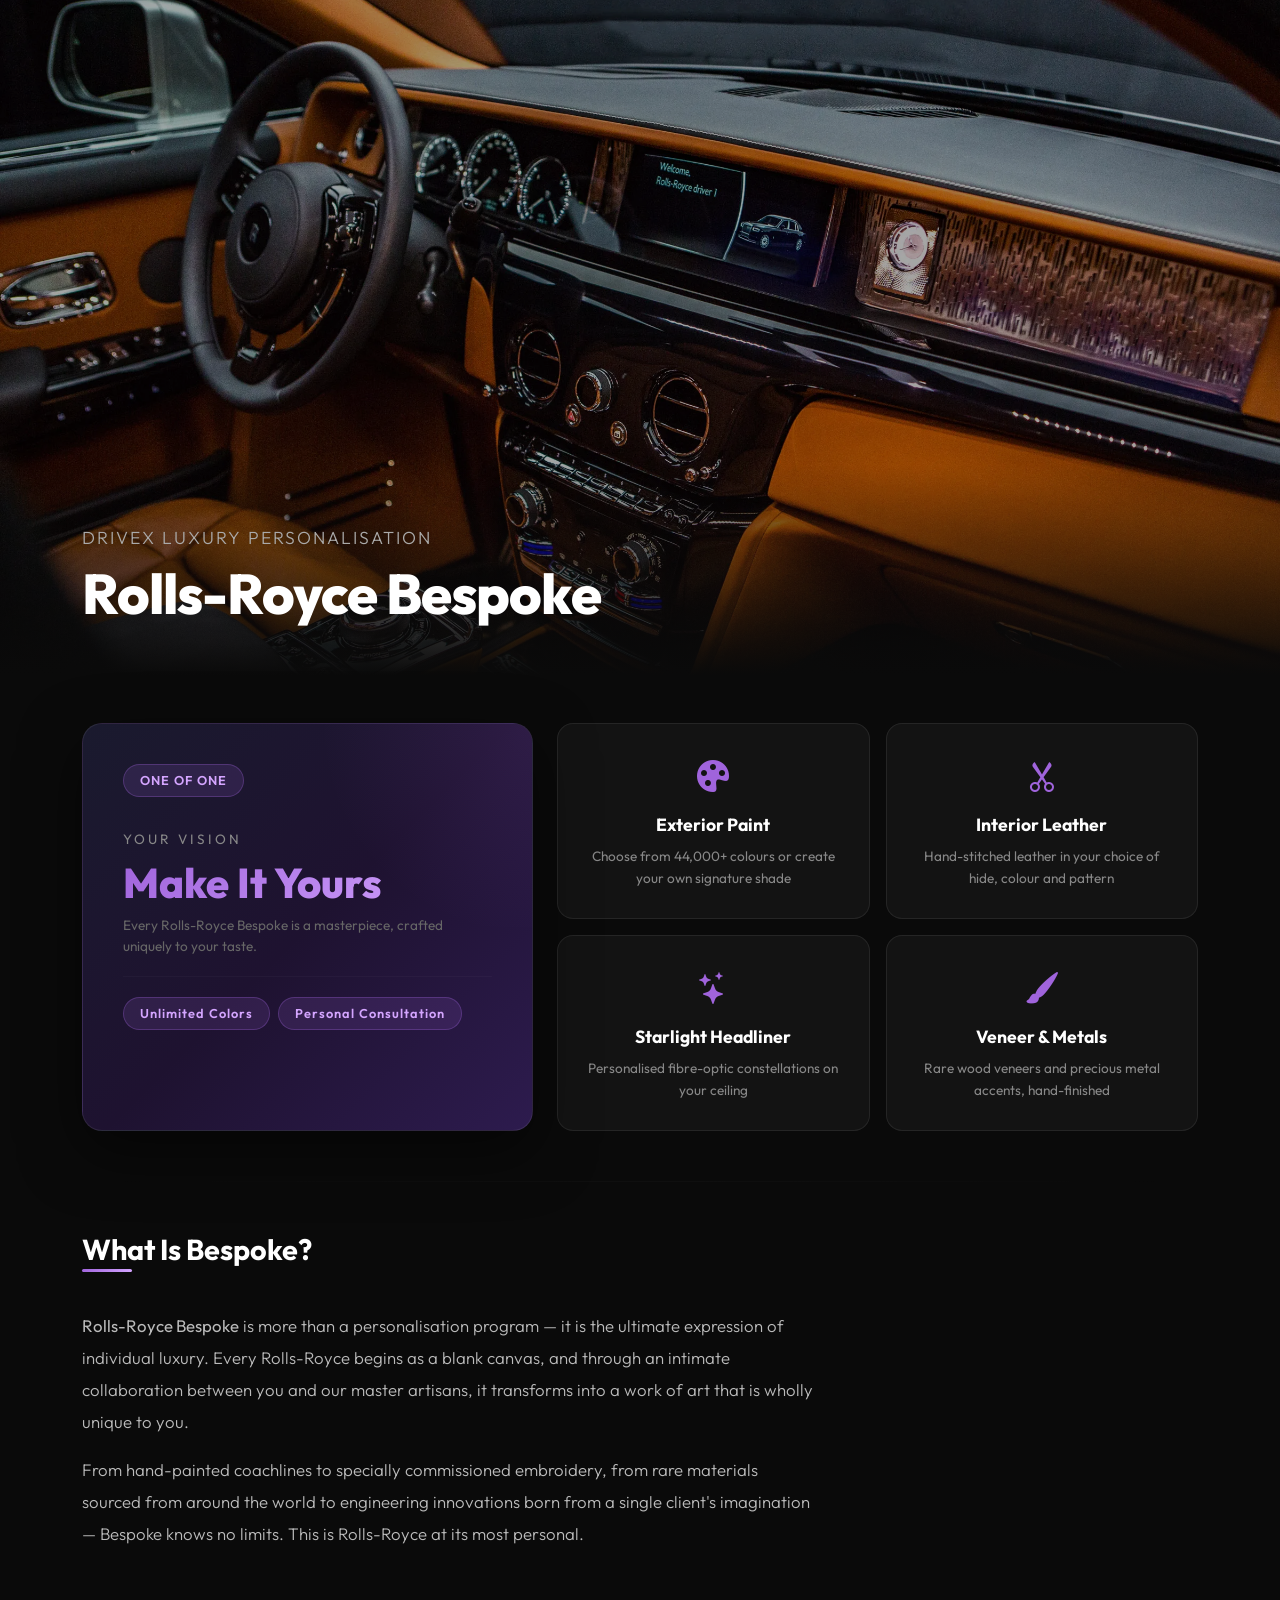
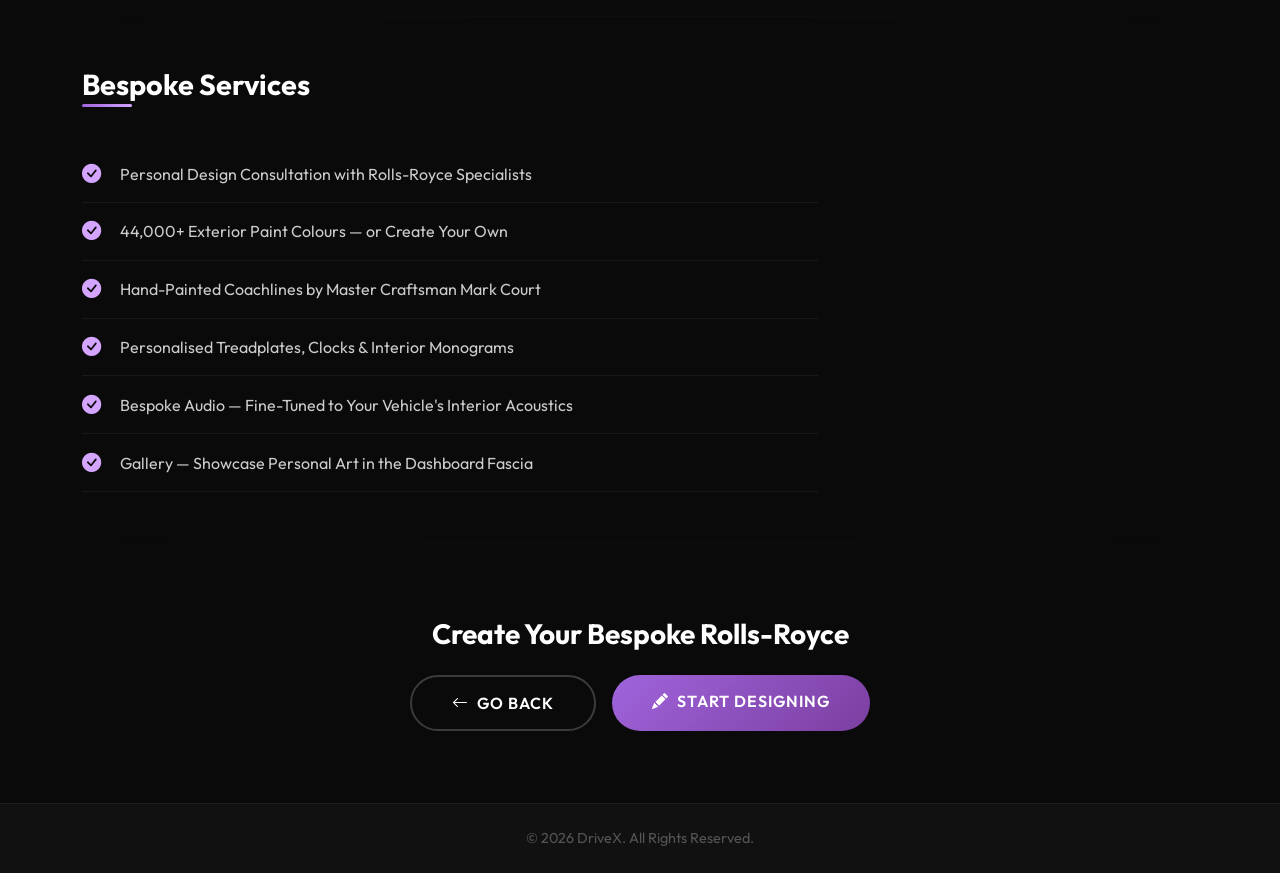
<file: bespoke.html>
<!doctype html>
<html lang="en">

<head>
    <meta charset="utf-8">
    <meta name="viewport" content="width=device-width, initial-scale=1">
    <title>Discover Bespoke - DriveX</title>
    <meta name="description" content="Explore Rolls-Royce Bespoke — collaborate with master craftspeople and designers to create a Rolls-Royce wholly unique to you.">
    <link href="https://cdn.jsdelivr.net/npm/bootstrap@5.3.8/dist/css/bootstrap.min.css" rel="stylesheet">
    <link rel="stylesheet" href="https://cdn.jsdelivr.net/npm/bootstrap-icons@1.13.1/font/bootstrap-icons.min.css">
    <link href="https://fonts.googleapis.com/css2?family=Outfit:wght@300;400;500;600;700;800&display=swap" rel="stylesheet">
    <style>
        * { margin: 0; padding: 0; box-sizing: border-box; }
        body { font-family: 'Outfit', sans-serif; background: #0a0a0a; color: #fff; }

        .car-hero {
            position: relative;
            width: 100%;
            height: 75vh;
            overflow: hidden;
        }
        .car-hero img {
            width: 100%;
            height: 100%;
            object-fit: cover;
            filter: brightness(0.65);
        }
        .car-hero-overlay {
            position: absolute;
            bottom: 0;
            left: 0;
            right: 0;
            padding: 60px 40px 40px;
            background: linear-gradient(to top, #0a0a0a 0%, transparent 100%);
        }
        .car-hero-overlay h1 {
            font-size: 3.5rem;
            font-weight: 800;
            letter-spacing: -1px;
        }
        .car-hero-overlay .tagline {
            font-size: 1.1rem;
            color: #aaa;
            font-weight: 300;
            letter-spacing: 2px;
            text-transform: uppercase;
        }

        .highlight-section {
            background: linear-gradient(135deg, #1a1a2e 0%, #1e1230 50%, #2d1b4e 100%);
            border-radius: 20px;
            padding: 40px;
            border: 1px solid rgba(255,255,255,0.08);
            box-shadow: 0 20px 60px rgba(0,0,0,0.5);
            position: relative;
            overflow: hidden;
        }
        .highlight-section::before {
            content: '';
            position: absolute;
            top: -50%;
            right: -50%;
            width: 100%;
            height: 100%;
            background: radial-gradient(circle, rgba(160,100,220,0.12) 0%, transparent 70%);
            pointer-events: none;
        }
        .highlight-label {
            font-size: 0.85rem;
            text-transform: uppercase;
            letter-spacing: 3px;
            color: #888;
            margin-bottom: 8px;
        }
        .highlight-value {
            font-size: 2.6rem;
            font-weight: 800;
            background: linear-gradient(135deg, #a064dc, #d4a5ff);
            -webkit-background-clip: text;
            -webkit-text-fill-color: transparent;
            background-clip: text;
        }
        .highlight-note {
            color: #666;
            font-size: 0.85rem;
            margin-top: 5px;
        }
        .highlight-badge {
            display: inline-block;
            background: rgba(160,100,220,0.15);
            color: #d4a5ff;
            padding: 6px 16px;
            border-radius: 30px;
            font-size: 0.8rem;
            font-weight: 600;
            letter-spacing: 1px;
            border: 1px solid rgba(160,100,220,0.3);
        }

        .bespoke-card {
            background: rgba(255,255,255,0.04);
            border: 1px solid rgba(255,255,255,0.08);
            border-radius: 16px;
            padding: 28px 24px;
            text-align: center;
            transition: all 0.3s ease;
        }
        .bespoke-card:hover {
            background: rgba(255,255,255,0.08);
            border-color: rgba(160,100,220,0.3);
            transform: translateY(-4px);
        }
        .bespoke-icon {
            font-size: 2rem;
            color: #a064dc;
            margin-bottom: 12px;
        }
        .bespoke-title {
            font-size: 1.1rem;
            font-weight: 700;
            margin-bottom: 8px;
        }
        .bespoke-desc {
            font-size: 0.85rem;
            color: #888;
            line-height: 1.6;
        }

        .section-title {
            font-size: 1.8rem;
            font-weight: 700;
            margin-bottom: 20px;
            position: relative;
            display: inline-block;
        }
        .section-title::after {
            content: '';
            position: absolute;
            bottom: -6px;
            left: 0;
            width: 50px;
            height: 3px;
            background: linear-gradient(135deg, #a064dc, #d4a5ff);
            border-radius: 2px;
        }
        .desc-text {
            color: #bbb;
            font-size: 1.05rem;
            line-height: 1.9;
            font-weight: 300;
        }

        .feature-item {
            display: flex;
            align-items: center;
            gap: 14px;
            padding: 14px 0;
            border-bottom: 1px solid rgba(255,255,255,0.06);
        }
        .feature-item i {
            color: #d4a5ff;
            font-size: 1.2rem;
            min-width: 24px;
        }
        .feature-item span {
            color: #ccc;
            font-size: 1rem;
        }

        .btn-primary-custom {
            background: linear-gradient(135deg, #a064dc, #7b3fa0);
            border: none;
            padding: 14px 40px;
            border-radius: 50px;
            font-weight: 600;
            font-size: 1rem;
            letter-spacing: 1px;
            transition: all 0.3s ease;
            text-decoration: none;
            color: #fff;
            display: inline-block;
        }
        .btn-primary-custom:hover {
            transform: translateY(-2px);
            box-shadow: 0 10px 30px rgba(160,100,220,0.4);
            color: #fff;
        }
        .btn-outline-custom {
            background: transparent;
            border: 2px solid rgba(255,255,255,0.2);
            padding: 14px 40px;
            border-radius: 50px;
            font-weight: 600;
            font-size: 1rem;
            letter-spacing: 1px;
            transition: all 0.3s ease;
            text-decoration: none;
            color: #fff;
            display: inline-block;
        }
        .btn-outline-custom:hover {
            border-color: #a064dc;
            color: #d4a5ff;
            transform: translateY(-2px);
        }

        .section-divider {
            border: none;
            height: 1px;
            background: linear-gradient(to right, transparent, rgba(255,255,255,0.1), transparent);
            margin: 50px 0;
        }

        .fade-up {
            opacity: 0;
            transform: translateY(30px);
            animation: fadeUp 0.8s ease forwards;
        }
        @keyframes fadeUp {
            to { opacity: 1; transform: translateY(0); }
        }
        .fade-up:nth-child(2) { animation-delay: 0.15s; }
        .fade-up:nth-child(3) { animation-delay: 0.3s; }
        .fade-up:nth-child(4) { animation-delay: 0.45s; }
    </style>
</head>

<body>

    <!-- Hero Banner -->
    <div class="car-hero">
        <img src="interior photo.webp" alt="Rolls-Royce Bespoke Interior">
        <div class="car-hero-overlay">
            <div class="container">
                <p class="tagline mb-2">DriveX Luxury Personalisation</p>
                <h1>Rolls-Royce Bespoke</h1>
            </div>
        </div>
    </div>

    <!-- Main Content -->
    <div class="container py-5">

        <!-- Highlight + Bespoke Options -->
        <div class="row g-4 mb-5 fade-up">
            <div class="col-lg-5">
                <div class="highlight-section h-100">
                    <span class="highlight-badge mb-3">ONE OF ONE</span>
                    <p class="highlight-label mt-3">Your Vision</p>
                    <h2 class="highlight-value">Make It Yours</h2>
                    <p class="highlight-note">Every Rolls-Royce Bespoke is a masterpiece, crafted uniquely to your taste.</p>
                    <hr style="border-color: rgba(255,255,255,0.1); margin: 20px 0;">
                    <div class="d-flex gap-2 flex-wrap">
                        <span class="highlight-badge">Unlimited Colors</span>
                        <span class="highlight-badge">Personal Consultation</span>
                    </div>
                </div>
            </div>
            <div class="col-lg-7">
                <div class="row g-3 h-100">
                    <div class="col-6">
                        <div class="bespoke-card h-100">
                            <div class="bespoke-icon"><i class="bi bi-palette-fill"></i></div>
                            <div class="bespoke-title">Exterior Paint</div>
                            <div class="bespoke-desc">Choose from 44,000+ colours or create your own signature shade</div>
                        </div>
                    </div>
                    <div class="col-6">
                        <div class="bespoke-card h-100">
                            <div class="bespoke-icon"><i class="bi bi-scissors"></i></div>
                            <div class="bespoke-title">Interior Leather</div>
                            <div class="bespoke-desc">Hand-stitched leather in your choice of hide, colour and pattern</div>
                        </div>
                    </div>
                    <div class="col-6">
                        <div class="bespoke-card h-100">
                            <div class="bespoke-icon"><i class="bi bi-stars"></i></div>
                            <div class="bespoke-title">Starlight Headliner</div>
                            <div class="bespoke-desc">Personalised fibre-optic constellations on your ceiling</div>
                        </div>
                    </div>
                    <div class="col-6">
                        <div class="bespoke-card h-100">
                            <div class="bespoke-icon"><i class="bi bi-brush-fill"></i></div>
                            <div class="bespoke-title">Veneer & Metals</div>
                            <div class="bespoke-desc">Rare wood veneers and precious metal accents, hand-finished</div>
                        </div>
                    </div>
                </div>
            </div>
        </div>

        <hr class="section-divider">

        <!-- Description -->
        <div class="row fade-up">
            <div class="col-lg-8">
                <h2 class="section-title">What Is Bespoke?</h2>
                <p class="desc-text mt-4">
                    <strong>Rolls-Royce Bespoke</strong> is more than a personalisation program — it is the ultimate 
                    expression of individual luxury. Every Rolls-Royce begins as a blank canvas, and through an 
                    intimate collaboration between you and our master artisans, it transforms into a work of art 
                    that is wholly unique to you.
                </p>
                <p class="desc-text">
                    From hand-painted coachlines to specially commissioned embroidery, from rare materials sourced 
                    from around the world to engineering innovations born from a single client's imagination — Bespoke 
                    knows no limits. This is Rolls-Royce at its most personal.
                </p>
            </div>
        </div>

        <hr class="section-divider">

        <!-- Features -->
        <div class="row fade-up">
            <div class="col-lg-8">
                <h2 class="section-title">Bespoke Services</h2>
                <div class="mt-4">
                    <div class="feature-item">
                        <i class="bi bi-check-circle-fill"></i>
                        <span>Personal Design Consultation with Rolls-Royce Specialists</span>
                    </div>
                    <div class="feature-item">
                        <i class="bi bi-check-circle-fill"></i>
                        <span>44,000+ Exterior Paint Colours — or Create Your Own</span>
                    </div>
                    <div class="feature-item">
                        <i class="bi bi-check-circle-fill"></i>
                        <span>Hand-Painted Coachlines by Master Craftsman Mark Court</span>
                    </div>
                    <div class="feature-item">
                        <i class="bi bi-check-circle-fill"></i>
                        <span>Personalised Treadplates, Clocks & Interior Monograms</span>
                    </div>
                    <div class="feature-item">
                        <i class="bi bi-check-circle-fill"></i>
                        <span>Bespoke Audio — Fine-Tuned to Your Vehicle's Interior Acoustics</span>
                    </div>
                    <div class="feature-item">
                        <i class="bi bi-check-circle-fill"></i>
                        <span>Gallery — Showcase Personal Art in the Dashboard Fascia</span>
                    </div>
                </div>
            </div>
        </div>

        <hr class="section-divider">

        <!-- CTA -->
        <div class="text-center fade-up py-4">
            <h3 class="mb-4" style="font-weight: 700;">Create Your Bespoke Rolls-Royce</h3>
            <div class="d-flex justify-content-center gap-3 flex-wrap">
                <a href="index.html" class="btn-outline-custom">
                    <i class="bi bi-arrow-left me-2"></i>GO BACK
                </a>
                <a href="index.html#contact" class="btn-primary-custom">
                    <i class="bi bi-pencil-fill me-2"></i>START DESIGNING
                </a>
            </div>
        </div>

    </div>

    <!-- Footer -->
    <div class="container-fluid" style="background: #111; border-top: 1px solid rgba(255,255,255,0.06);">
        <div class="container text-center py-4">
            <p style="color: #555; margin: 0; font-size: 0.9rem;">© 2026 DriveX. All Rights Reserved.</p>
        </div>
    </div>

    <script src="https://cdn.jsdelivr.net/npm/bootstrap@5.3.8/dist/js/bootstrap.bundle.min.js"></script>
</body>

</html>
</file>
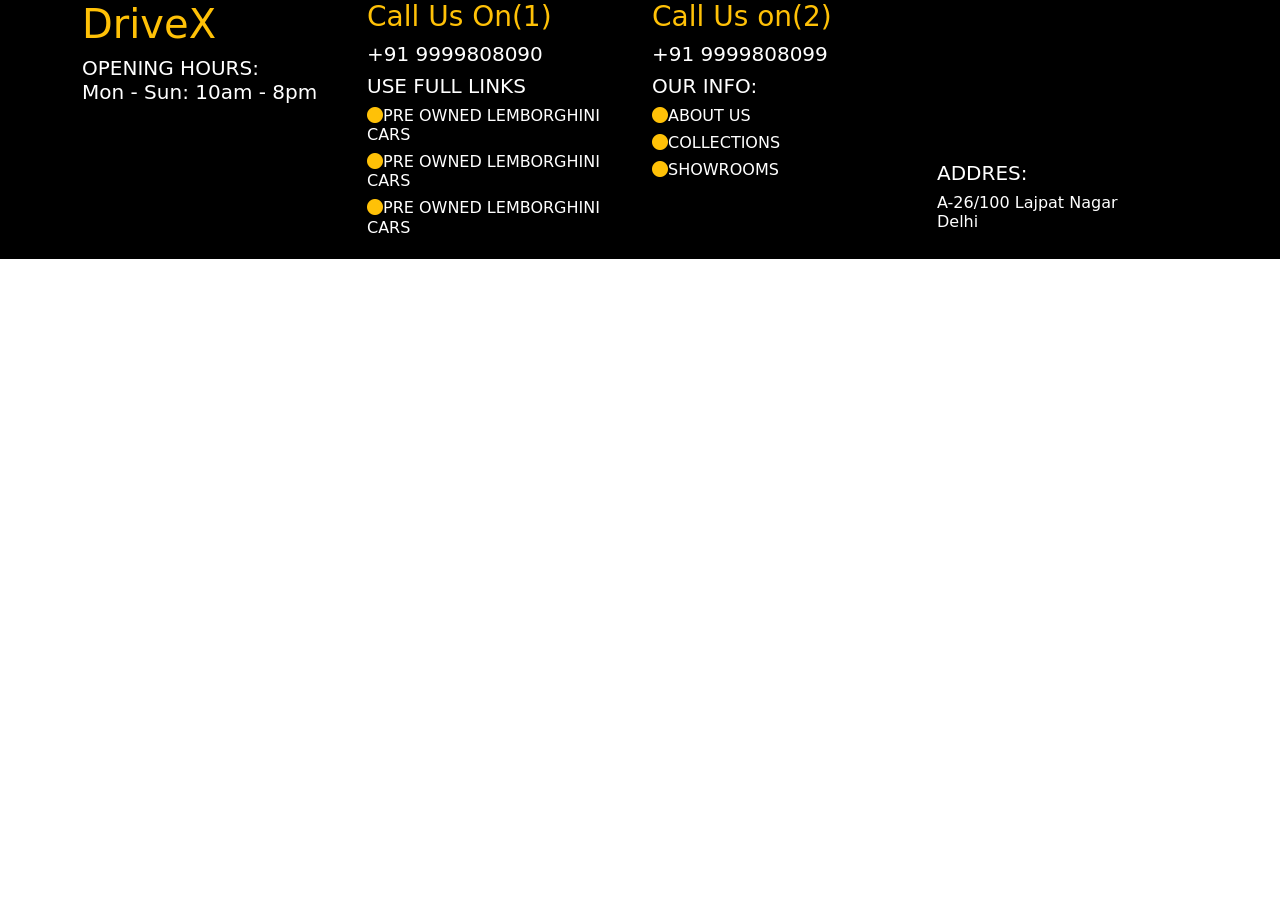
<file: footer.html>
<!doctype html>
<html lang="en">

<head>
    <meta charset="utf-8">
    <meta name="viewport" content="width=device-width, initial-scale=1">
    <title>Bootstrap demo</title>
    <link rel="stylesheet" href="https://cdn.jsdelivr.net/npm/bootstrap-icons@1.13.1/font/bootstrap-icons.min.css">
    <link href="https://cdn.jsdelivr.net/npm/bootstrap@5.3.8/dist/css/bootstrap.min.css" rel="stylesheet"
        integrity="sha384-sRIl4kxILFvY47J16cr9ZwB07vP4J8+LH7qKQnuqkuIAvNWLzeN8tE5YBujZqJLB" crossorigin="anonymous">
</head>

<body>
    <div class="container-fluid bg-black">
        <div class="container text-white">
            <div class="row">
                <div class="col-sm-3">
                    <h1 class="text-warning">DriveX</h1>
                    <h5>OPENING HOURS: <br> Mon - Sun: 10am - 8pm</h5>

                </div>
                <div class="col-sm-3">
                    <h3 class="text-warning">Call Us On(1)</h3>
                    <h5>+91 9999808090</h5>
                    <h5>USE FULL LINKS</h5>
                    <h6><i class="bi bi-circle-fill text-warning"></i>PRE OWNED LEMBORGHINI CARS </h6>
                    <h6><i class="bi bi-circle-fill text-warning"></i>PRE OWNED LEMBORGHINI CARS </h6>
                    <h6><i class="bi bi-circle-fill text-warning"></i>PRE OWNED LEMBORGHINI CARS </h6>


                </div>
                <div class="col-sm-3">
                    <h3 class="text-warning">Call Us on(2)</h3>
                    <h5>+91 9999808099</h5>
                    <h5>OUR INFO:</h5>
                    <h6><i class="bi bi-circle-fill text-warning"></i>ABOUT US</h6>
                    <h6><i class="bi bi-circle-fill text-warning"></i>COLLECTIONS</h6>
                    <h6><i class="bi bi-circle-fill text-warning"></i>SHOWROOMS</h6>

                </div> 
                <div class="col-sm-3">
                    <iframe class="w-75 h-50 mt-4" src="https://www.google.com/maps/embed?pb=!1m18!1m12!1m3!1d14016.120185182792!2d77.23290594096156!3d28.568860456379042!2m3!1f0!2f0!3f0!3m2!1i1024!2i768!4f13.1!3m3!1m2!1s0x390ce3ad801d293d%3A0x7f730966747ee8fc!2sLajpat%20Nagar%2C%20New%20Delhi%2C%20Delhi!5e0!3m2!1sen!2sin!4v1775233397269!5m2!1sen!2sin" width="600" height="450" style="border:0;" allowfullscreen="" loading="lazy" referrerpolicy="no-referrer-when-downgrade"></iframe>
                       <h5>ADDRES:</h5>
        <H6>A-26/100 Lajpat Nagar <br>Delhi</H6>
                </div>
            </div>
        </div>
    </div>



    <script src="https://cdn.jsdelivr.net/npm/bootstrap@5.3.8/dist/js/bootstrap.bundle.min.js"
        integrity="sha384-FKyoEForCGlyvwx9Hj09JcYn3nv7wiPVlz7YYwJrWVcXK/BmnVDxM+D2scQbITxI"
        crossorigin="anonymous"></script>
     
</body>

</html>
</file>
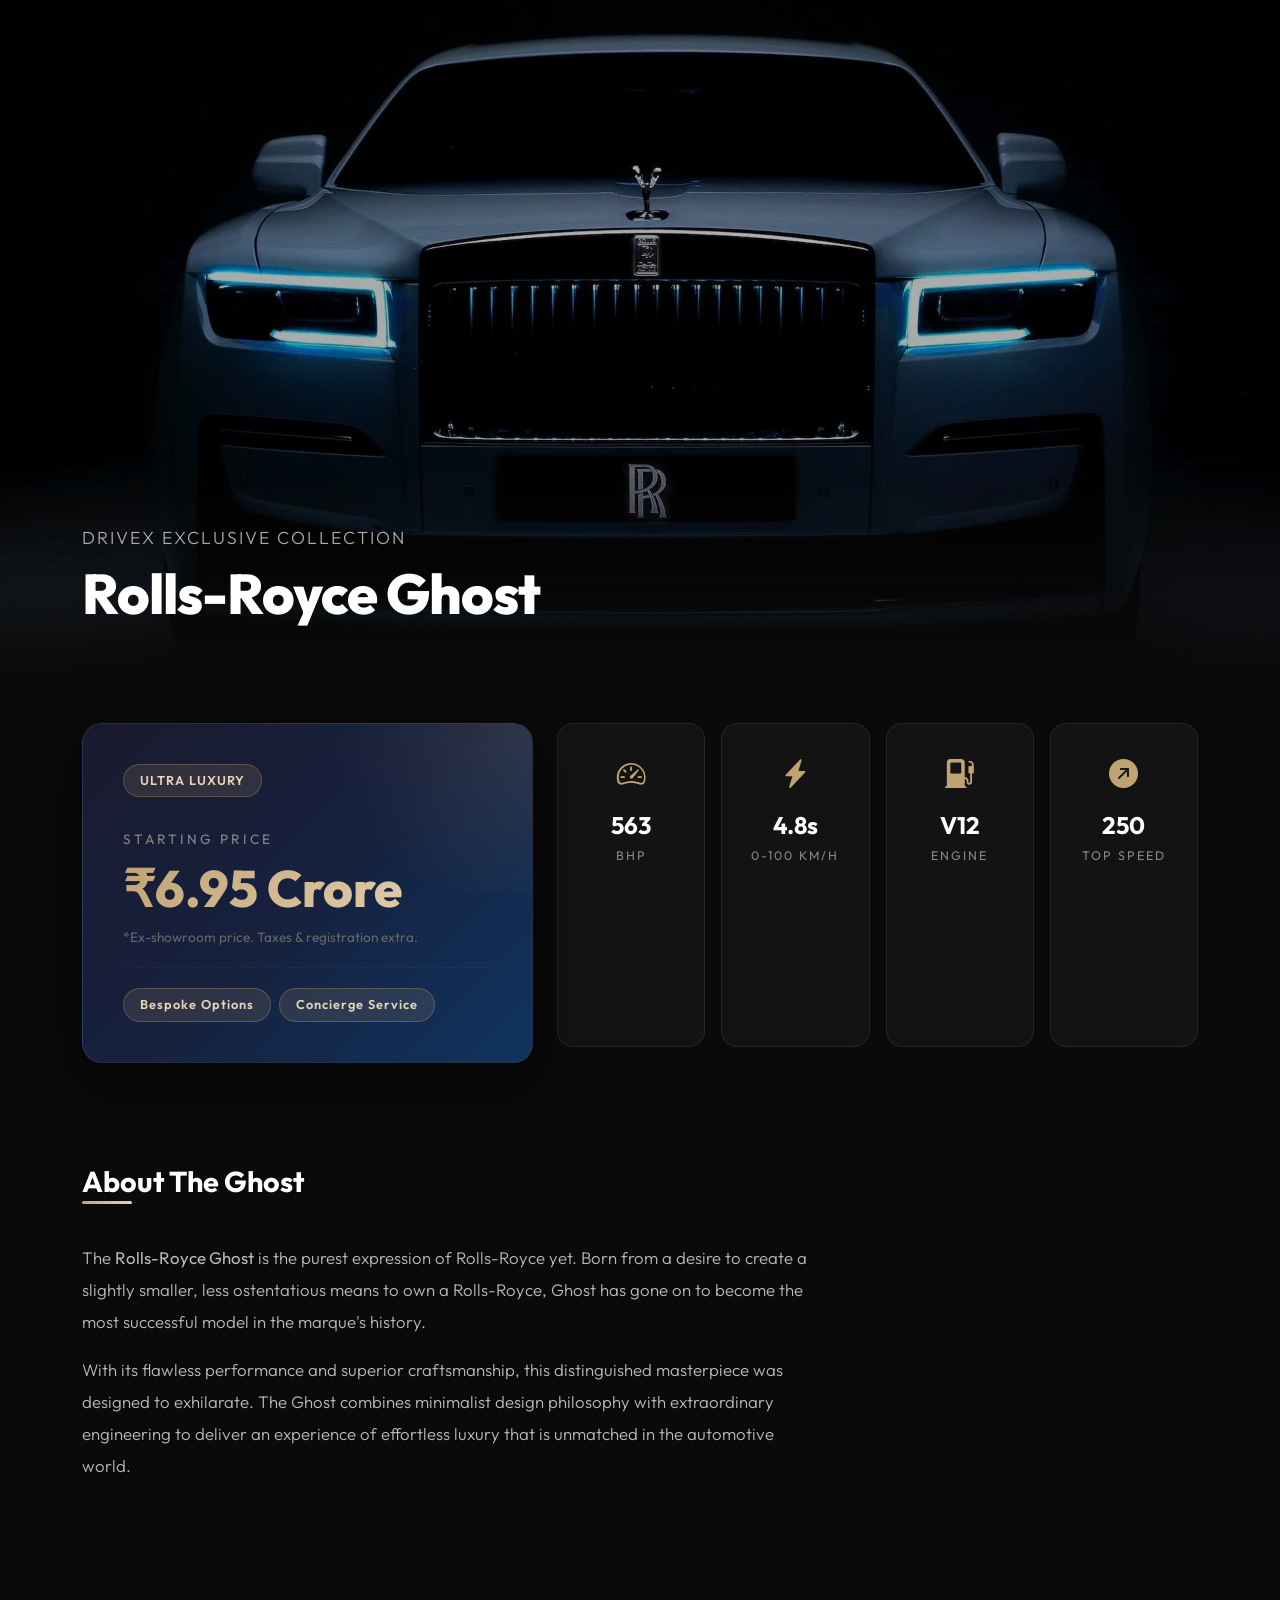
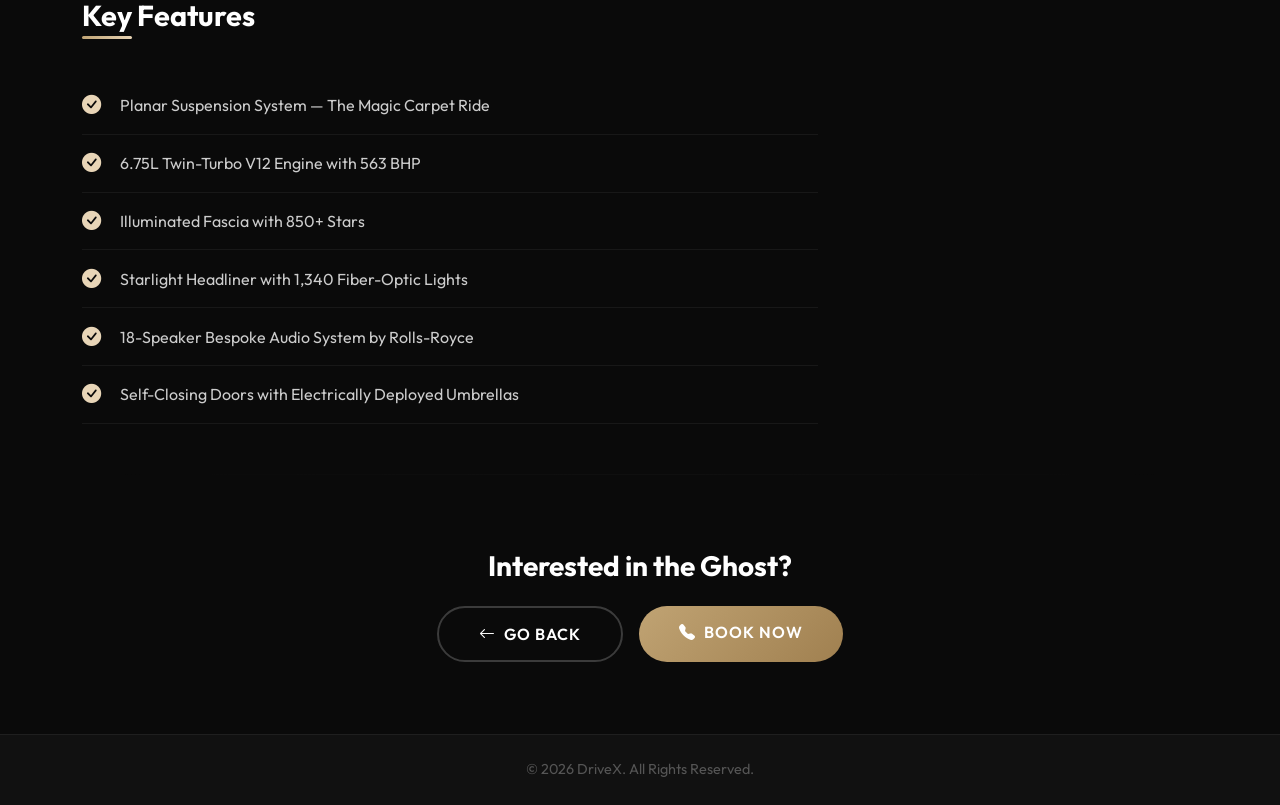
<file: ghost.html>
<!doctype html>
<html lang="en">

<head>
    <meta charset="utf-8">
    <meta name="viewport" content="width=device-width, initial-scale=1">
    <title>Discover Ghost - DriveX</title>
    <meta name="description" content="Explore the Rolls-Royce Ghost — a masterpiece of flawless performance and superior craftsmanship designed to exhilarate.">
    <link href="https://cdn.jsdelivr.net/npm/bootstrap@5.3.8/dist/css/bootstrap.min.css" rel="stylesheet">
    <link rel="stylesheet" href="https://cdn.jsdelivr.net/npm/bootstrap-icons@1.13.1/font/bootstrap-icons.min.css">
    <link href="https://fonts.googleapis.com/css2?family=Outfit:wght@300;400;500;600;700;800&display=swap" rel="stylesheet">
    <style>
        * { margin: 0; padding: 0; box-sizing: border-box; }
        body { font-family: 'Outfit', sans-serif; background: #0a0a0a; color: #fff; }

        .car-hero {
            position: relative;
            width: 100%;
            height: 75vh;
            overflow: hidden;
        }
        .car-hero img {
            width: 100%;
            height: 100%;
            object-fit: cover;
            filter: brightness(0.7);
        }
        .car-hero-overlay {
            position: absolute;
            bottom: 0;
            left: 0;
            right: 0;
            padding: 60px 40px 40px;
            background: linear-gradient(to top, #0a0a0a 0%, transparent 100%);
        }
        .car-hero-overlay h1 {
            font-size: 3.5rem;
            font-weight: 800;
            letter-spacing: -1px;
        }
        .car-hero-overlay .tagline {
            font-size: 1.1rem;
            color: #aaa;
            font-weight: 300;
            letter-spacing: 2px;
            text-transform: uppercase;
        }

        .price-section {
            background: linear-gradient(135deg, #1a1a2e 0%, #16213e 50%, #0f3460 100%);
            border-radius: 20px;
            padding: 40px;
            border: 1px solid rgba(255,255,255,0.08);
            box-shadow: 0 20px 60px rgba(0,0,0,0.5);
            position: relative;
            overflow: hidden;
        }
        .price-section::before {
            content: '';
            position: absolute;
            top: -50%;
            right: -50%;
            width: 100%;
            height: 100%;
            background: radial-gradient(circle, rgba(192,163,115,0.15) 0%, transparent 70%);
            pointer-events: none;
        }
        .price-label {
            font-size: 0.85rem;
            text-transform: uppercase;
            letter-spacing: 3px;
            color: #888;
            margin-bottom: 8px;
        }
        .price-value {
            font-size: 3.2rem;
            font-weight: 800;
            background: linear-gradient(135deg, #c0a373, #e8d5b7);
            -webkit-background-clip: text;
            -webkit-text-fill-color: transparent;
            background-clip: text;
        }
        .price-note {
            color: #666;
            font-size: 0.85rem;
            margin-top: 5px;
        }
        .price-badge {
            display: inline-block;
            background: rgba(192,163,115,0.15);
            color: #e8d5b7;
            padding: 6px 16px;
            border-radius: 30px;
            font-size: 0.8rem;
            font-weight: 600;
            letter-spacing: 1px;
            border: 1px solid rgba(192,163,115,0.3);
        }

        .spec-card {
            background: rgba(255,255,255,0.04);
            border: 1px solid rgba(255,255,255,0.08);
            border-radius: 16px;
            padding: 28px 24px;
            text-align: center;
            transition: all 0.3s ease;
        }
        .spec-card:hover {
            background: rgba(255,255,255,0.08);
            border-color: rgba(192,163,115,0.3);
            transform: translateY(-4px);
        }
        .spec-icon {
            font-size: 1.8rem;
            color: #c0a373;
            margin-bottom: 12px;
        }
        .spec-value {
            font-size: 1.5rem;
            font-weight: 700;
            margin-bottom: 4px;
        }
        .spec-label {
            font-size: 0.78rem;
            color: #888;
            text-transform: uppercase;
            letter-spacing: 2px;
        }

        .section-title {
            font-size: 1.8rem;
            font-weight: 700;
            margin-bottom: 20px;
            position: relative;
            display: inline-block;
        }
        .section-title::after {
            content: '';
            position: absolute;
            bottom: -6px;
            left: 0;
            width: 50px;
            height: 3px;
            background: linear-gradient(135deg, #c0a373, #e8d5b7);
            border-radius: 2px;
        }
        .desc-text {
            color: #bbb;
            font-size: 1.05rem;
            line-height: 1.9;
            font-weight: 300;
        }

        .feature-item {
            display: flex;
            align-items: center;
            gap: 14px;
            padding: 14px 0;
            border-bottom: 1px solid rgba(255,255,255,0.06);
        }
        .feature-item i {
            color: #e8d5b7;
            font-size: 1.2rem;
            min-width: 24px;
        }
        .feature-item span {
            color: #ccc;
            font-size: 1rem;
        }

        .btn-primary-custom {
            background: linear-gradient(135deg, #c0a373, #a08050);
            border: none;
            padding: 14px 40px;
            border-radius: 50px;
            font-weight: 600;
            font-size: 1rem;
            letter-spacing: 1px;
            transition: all 0.3s ease;
            text-decoration: none;
            color: #fff;
            display: inline-block;
        }
        .btn-primary-custom:hover {
            transform: translateY(-2px);
            box-shadow: 0 10px 30px rgba(192,163,115,0.4);
            color: #fff;
        }
        .btn-outline-custom {
            background: transparent;
            border: 2px solid rgba(255,255,255,0.2);
            padding: 14px 40px;
            border-radius: 50px;
            font-weight: 600;
            font-size: 1rem;
            letter-spacing: 1px;
            transition: all 0.3s ease;
            text-decoration: none;
            color: #fff;
            display: inline-block;
        }
        .btn-outline-custom:hover {
            border-color: #c0a373;
            color: #e8d5b7;
            transform: translateY(-2px);
        }

        .section-divider {
            border: none;
            height: 1px;
            background: linear-gradient(to right, transparent, rgba(255,255,255,0.1), transparent);
            margin: 50px 0;
        }

        .fade-up {
            opacity: 0;
            transform: translateY(30px);
            animation: fadeUp 0.8s ease forwards;
        }
        @keyframes fadeUp {
            to { opacity: 1; transform: translateY(0); }
        }
        .fade-up:nth-child(2) { animation-delay: 0.15s; }
        .fade-up:nth-child(3) { animation-delay: 0.3s; }
        .fade-up:nth-child(4) { animation-delay: 0.45s; }
    </style>
</head>

<body>

    <!-- Hero Banner -->
    <div class="car-hero">
        <img src="exterior white.webp" alt="Rolls-Royce Ghost">
        <div class="car-hero-overlay">
            <div class="container">
                <p class="tagline mb-2">DriveX Exclusive Collection</p>
                <h1>Rolls-Royce Ghost</h1>
            </div>
        </div>
    </div>

    <!-- Main Content -->
    <div class="container py-5">

        <!-- Price + Specs Row -->
        <div class="row g-4 mb-5 fade-up">
            <div class="col-lg-5">
                <div class="price-section h-100">
                    <span class="price-badge mb-3">ULTRA LUXURY</span>
                    <p class="price-label mt-3">Starting Price</p>
                    <h2 class="price-value">₹6.95 Crore</h2>
                    <p class="price-note">*Ex-showroom price. Taxes & registration extra.</p>
                    <hr style="border-color: rgba(255,255,255,0.1); margin: 20px 0;">
                    <div class="d-flex gap-2 flex-wrap">
                        <span class="price-badge">Bespoke Options</span>
                        <span class="price-badge">Concierge Service</span>
                    </div>
                </div>
            </div>
            <div class="col-lg-7">
                <div class="row g-3 h-100">
                    <div class="col-6 col-md-3">
                        <div class="spec-card h-100">
                            <div class="spec-icon"><i class="bi bi-speedometer2"></i></div>
                            <div class="spec-value">563</div>
                            <div class="spec-label">BHP</div>
                        </div>
                    </div>
                    <div class="col-6 col-md-3">
                        <div class="spec-card h-100">
                            <div class="spec-icon"><i class="bi bi-lightning-charge-fill"></i></div>
                            <div class="spec-value">4.8s</div>
                            <div class="spec-label">0-100 KM/H</div>
                        </div>
                    </div>
                    <div class="col-6 col-md-3">
                        <div class="spec-card h-100">
                            <div class="spec-icon"><i class="bi bi-fuel-pump-fill"></i></div>
                            <div class="spec-value">V12</div>
                            <div class="spec-label">ENGINE</div>
                        </div>
                    </div>
                    <div class="col-6 col-md-3">
                        <div class="spec-card h-100">
                            <div class="spec-icon"><i class="bi bi-arrow-up-right-circle-fill"></i></div>
                            <div class="spec-value">250</div>
                            <div class="spec-label">TOP SPEED</div>
                        </div>
                    </div>
                </div>
            </div>
        </div>

        <hr class="section-divider">

        <!-- Description -->
        <div class="row fade-up">
            <div class="col-lg-8">
                <h2 class="section-title">About The Ghost</h2>
                <p class="desc-text mt-4">
                    The <strong>Rolls-Royce Ghost</strong> is the purest expression of Rolls-Royce yet. Born from a desire 
                    to create a slightly smaller, less ostentatious means to own a Rolls-Royce, Ghost has gone on 
                    to become the most successful model in the marque's history.
                </p>
                <p class="desc-text">
                    With its flawless performance and superior craftsmanship, this distinguished masterpiece was designed 
                    to exhilarate. The Ghost combines minimalist design philosophy with extraordinary engineering to deliver 
                    an experience of effortless luxury that is unmatched in the automotive world.
                </p>
            </div>
        </div>

        <hr class="section-divider">

        <!-- Features -->
        <div class="row fade-up">
            <div class="col-lg-8">
                <h2 class="section-title">Key Features</h2>
                <div class="mt-4">
                    <div class="feature-item">
                        <i class="bi bi-check-circle-fill"></i>
                        <span>Planar Suspension System — The Magic Carpet Ride</span>
                    </div>
                    <div class="feature-item">
                        <i class="bi bi-check-circle-fill"></i>
                        <span>6.75L Twin-Turbo V12 Engine with 563 BHP</span>
                    </div>
                    <div class="feature-item">
                        <i class="bi bi-check-circle-fill"></i>
                        <span>Illuminated Fascia with 850+ Stars</span>
                    </div>
                    <div class="feature-item">
                        <i class="bi bi-check-circle-fill"></i>
                        <span>Starlight Headliner with 1,340 Fiber-Optic Lights</span>
                    </div>
                    <div class="feature-item">
                        <i class="bi bi-check-circle-fill"></i>
                        <span>18-Speaker Bespoke Audio System by Rolls-Royce</span>
                    </div>
                    <div class="feature-item">
                        <i class="bi bi-check-circle-fill"></i>
                        <span>Self-Closing Doors with Electrically Deployed Umbrellas</span>
                    </div>
                </div>
            </div>
        </div>

        <hr class="section-divider">

        <!-- CTA -->
        <div class="text-center fade-up py-4">
            <h3 class="mb-4" style="font-weight: 700;">Interested in the Ghost?</h3>
            <div class="d-flex justify-content-center gap-3 flex-wrap">
                <a href="index.html" class="btn-outline-custom">
                    <i class="bi bi-arrow-left me-2"></i>GO BACK
                </a>
                <a href="index.html#contact" class="btn-primary-custom">
                    <i class="bi bi-telephone-fill me-2"></i>BOOK NOW
                </a>
            </div>
        </div>

    </div>

    <!-- Footer -->
    <div class="container-fluid" style="background: #111; border-top: 1px solid rgba(255,255,255,0.06);">
        <div class="container text-center py-4">
            <p style="color: #555; margin: 0; font-size: 0.9rem;">© 2026 DriveX. All Rights Reserved.</p>
        </div>
    </div>

    <script src="https://cdn.jsdelivr.net/npm/bootstrap@5.3.8/dist/js/bootstrap.bundle.min.js"></script>
</body>

</html>
</file>
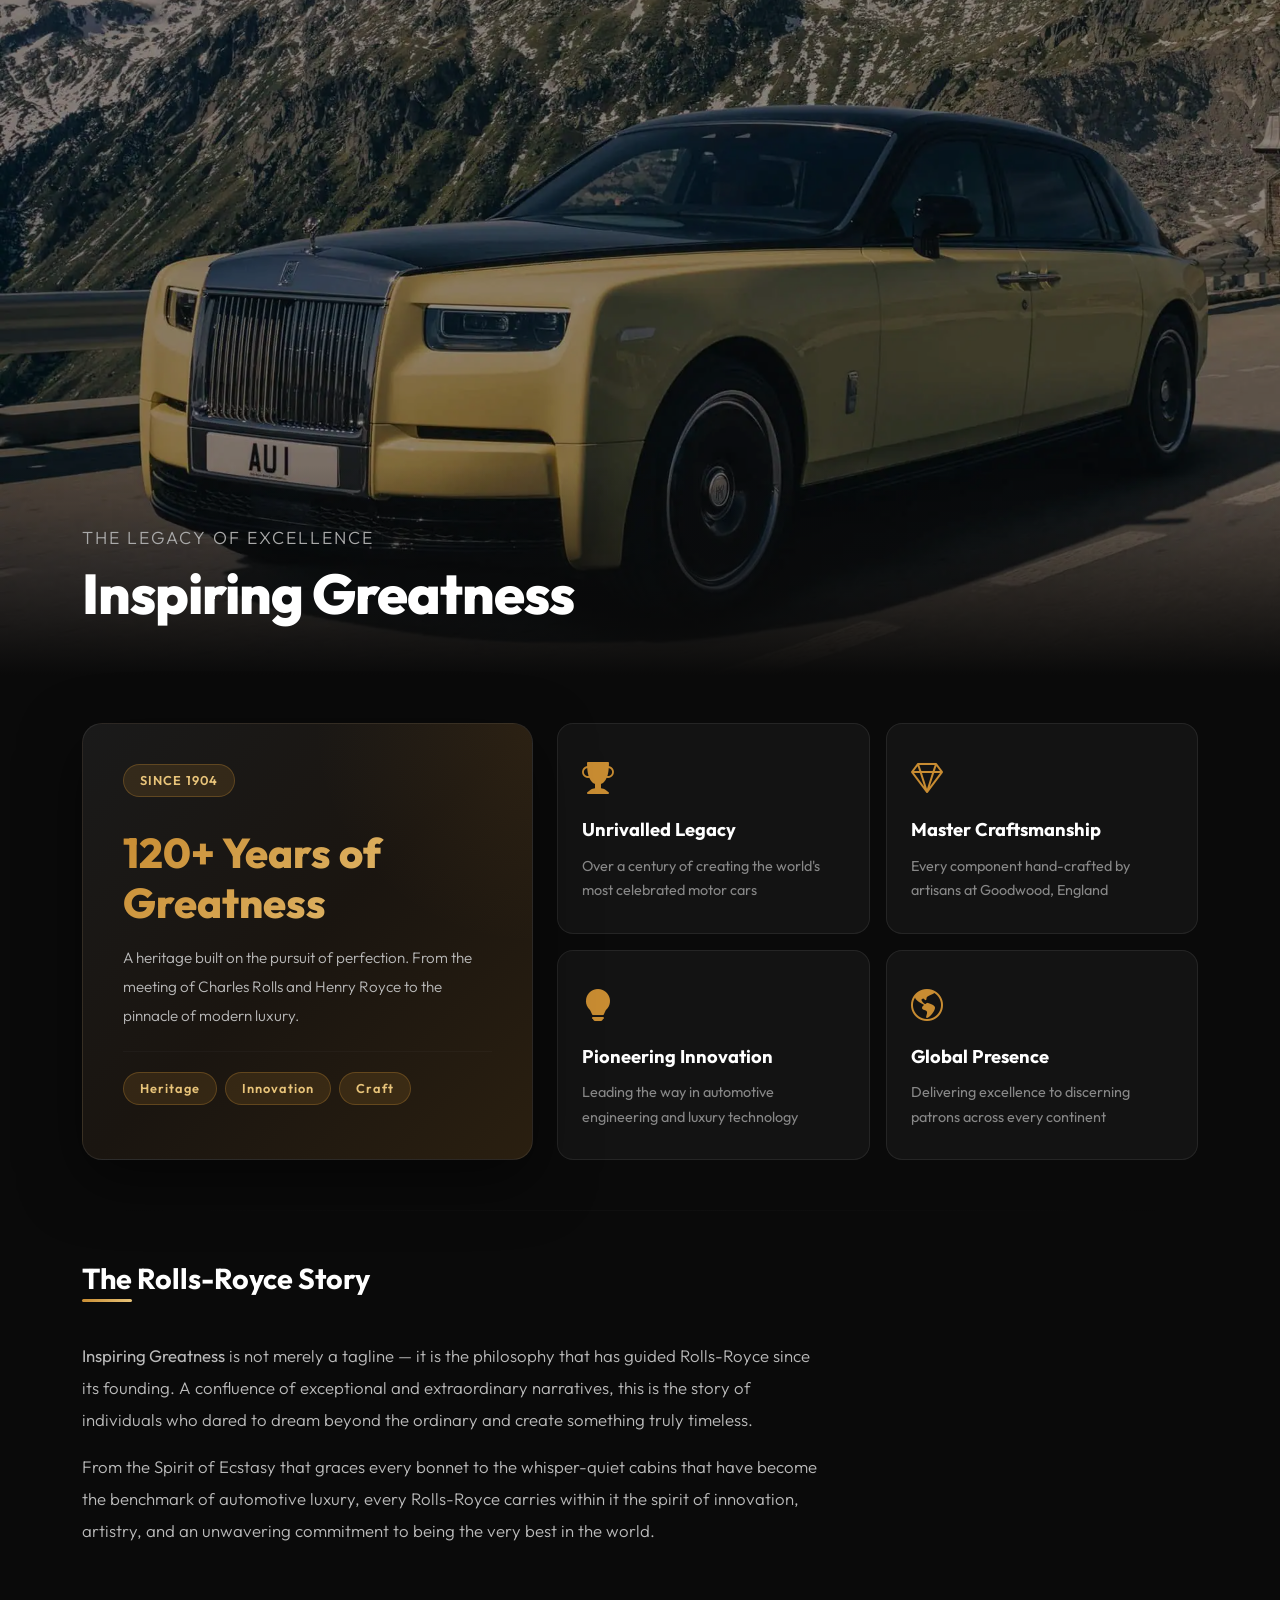
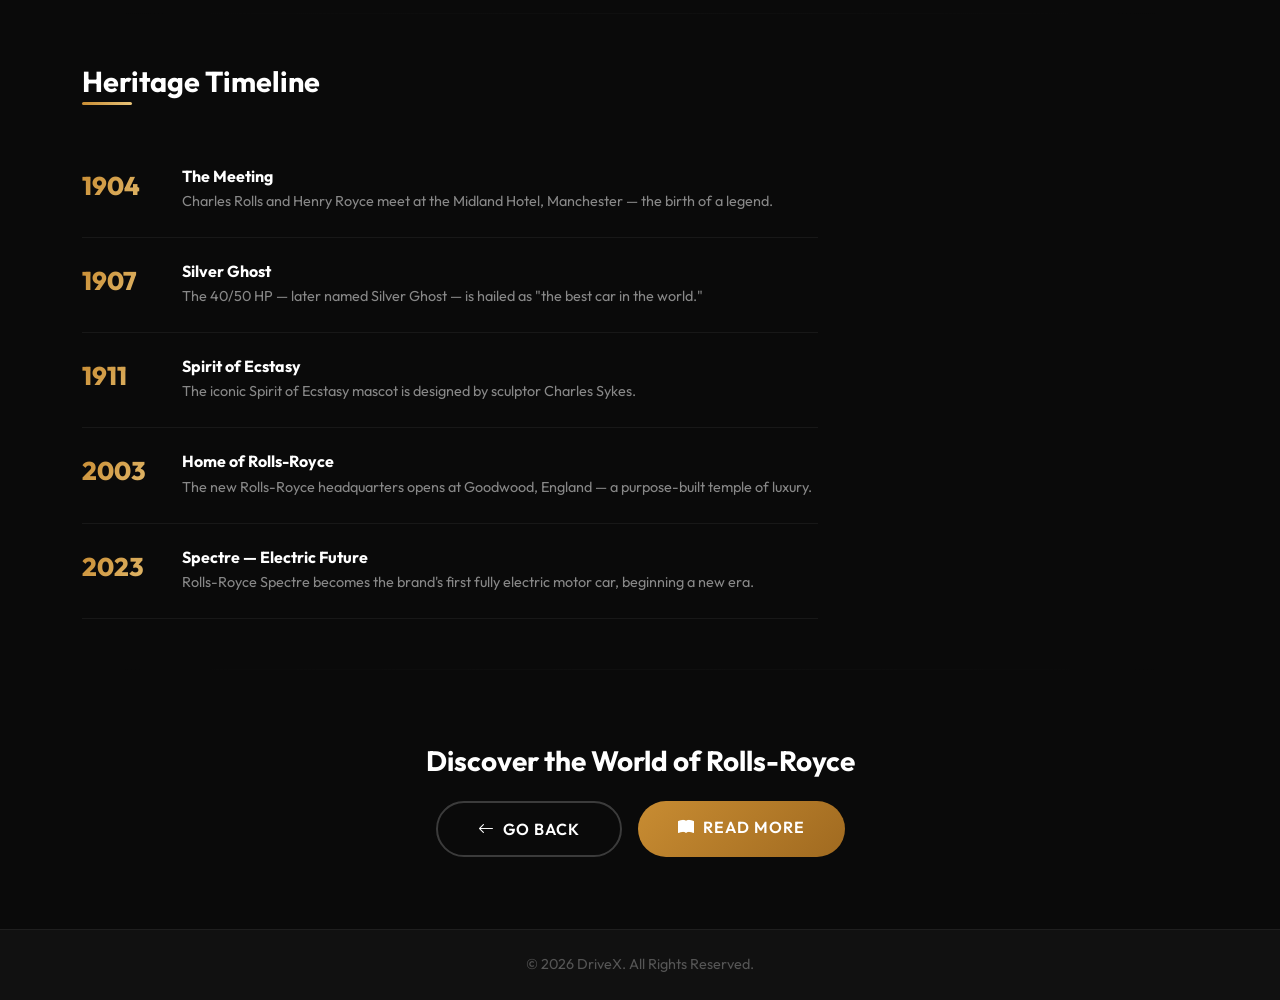
<file: greatness.html>
<!doctype html>
<html lang="en">

<head>
    <meta charset="utf-8">
    <meta name="viewport" content="width=device-width, initial-scale=1">
    <title>Inspiring Greatness - DriveX</title>
    <meta name="description" content="Inspiring Greatness — A confluence of exceptional and extraordinary narratives, as revealed by Rolls-Royce.">
    <link href="https://cdn.jsdelivr.net/npm/bootstrap@5.3.8/dist/css/bootstrap.min.css" rel="stylesheet">
    <link rel="stylesheet" href="https://cdn.jsdelivr.net/npm/bootstrap-icons@1.13.1/font/bootstrap-icons.min.css">
    <link href="https://fonts.googleapis.com/css2?family=Outfit:wght@300;400;500;600;700;800&display=swap" rel="stylesheet">
    <style>
        * { margin: 0; padding: 0; box-sizing: border-box; }
        body { font-family: 'Outfit', sans-serif; background: #0a0a0a; color: #fff; }

        .car-hero {
            position: relative;
            width: 100%;
            height: 75vh;
            overflow: hidden;
        }
        .car-hero img {
            width: 100%;
            height: 100%;
            object-fit: cover;
            filter: brightness(0.6);
        }
        .car-hero-overlay {
            position: absolute;
            bottom: 0;
            left: 0;
            right: 0;
            padding: 60px 40px 40px;
            background: linear-gradient(to top, #0a0a0a 0%, transparent 100%);
        }
        .car-hero-overlay h1 {
            font-size: 3.5rem;
            font-weight: 800;
            letter-spacing: -1px;
        }
        .car-hero-overlay .tagline {
            font-size: 1.1rem;
            color: #aaa;
            font-weight: 300;
            letter-spacing: 2px;
            text-transform: uppercase;
        }

        .story-section {
            background: linear-gradient(135deg, #1a1a1a 0%, #1a1510 50%, #2a1f10 100%);
            border-radius: 20px;
            padding: 40px;
            border: 1px solid rgba(255,255,255,0.08);
            box-shadow: 0 20px 60px rgba(0,0,0,0.5);
            position: relative;
            overflow: hidden;
        }
        .story-section::before {
            content: '';
            position: absolute;
            top: -50%;
            right: -50%;
            width: 100%;
            height: 100%;
            background: radial-gradient(circle, rgba(200,140,50,0.1) 0%, transparent 70%);
            pointer-events: none;
        }
        .story-badge {
            display: inline-block;
            background: rgba(200,140,50,0.15);
            color: #e8c47a;
            padding: 6px 16px;
            border-radius: 30px;
            font-size: 0.8rem;
            font-weight: 600;
            letter-spacing: 1px;
            border: 1px solid rgba(200,140,50,0.3);
        }
        .story-value {
            font-size: 2.6rem;
            font-weight: 800;
            background: linear-gradient(135deg, #c88c32, #e8c47a);
            -webkit-background-clip: text;
            -webkit-text-fill-color: transparent;
            background-clip: text;
            margin-top: 15px;
        }

        .narrative-card {
            background: rgba(255,255,255,0.04);
            border: 1px solid rgba(255,255,255,0.08);
            border-radius: 16px;
            padding: 30px 24px;
            transition: all 0.3s ease;
        }
        .narrative-card:hover {
            background: rgba(255,255,255,0.08);
            border-color: rgba(200,140,50,0.3);
            transform: translateY(-4px);
        }
        .narrative-icon {
            font-size: 2rem;
            color: #c88c32;
            margin-bottom: 14px;
        }
        .narrative-title {
            font-size: 1.15rem;
            font-weight: 700;
            margin-bottom: 10px;
        }
        .narrative-desc {
            font-size: 0.9rem;
            color: #888;
            line-height: 1.7;
        }

        .section-title {
            font-size: 1.8rem;
            font-weight: 700;
            margin-bottom: 20px;
            position: relative;
            display: inline-block;
        }
        .section-title::after {
            content: '';
            position: absolute;
            bottom: -6px;
            left: 0;
            width: 50px;
            height: 3px;
            background: linear-gradient(135deg, #c88c32, #e8c47a);
            border-radius: 2px;
        }
        .desc-text {
            color: #bbb;
            font-size: 1.05rem;
            line-height: 1.9;
            font-weight: 300;
        }

        .timeline-item {
            display: flex;
            gap: 20px;
            padding: 24px 0;
            border-bottom: 1px solid rgba(255,255,255,0.06);
        }
        .timeline-year {
            font-size: 1.6rem;
            font-weight: 800;
            background: linear-gradient(135deg, #c88c32, #e8c47a);
            -webkit-background-clip: text;
            -webkit-text-fill-color: transparent;
            background-clip: text;
            min-width: 80px;
        }
        .timeline-content h6 {
            font-weight: 700;
            margin-bottom: 4px;
            font-size: 1rem;
        }
        .timeline-content p {
            color: #888;
            font-size: 0.9rem;
            margin: 0;
            line-height: 1.6;
        }

        .btn-primary-custom {
            background: linear-gradient(135deg, #c88c32, #a06a20);
            border: none;
            padding: 14px 40px;
            border-radius: 50px;
            font-weight: 600;
            font-size: 1rem;
            letter-spacing: 1px;
            transition: all 0.3s ease;
            text-decoration: none;
            color: #fff;
            display: inline-block;
        }
        .btn-primary-custom:hover {
            transform: translateY(-2px);
            box-shadow: 0 10px 30px rgba(200,140,50,0.4);
            color: #fff;
        }
        .btn-outline-custom {
            background: transparent;
            border: 2px solid rgba(255,255,255,0.2);
            padding: 14px 40px;
            border-radius: 50px;
            font-weight: 600;
            font-size: 1rem;
            letter-spacing: 1px;
            transition: all 0.3s ease;
            text-decoration: none;
            color: #fff;
            display: inline-block;
        }
        .btn-outline-custom:hover {
            border-color: #c88c32;
            color: #e8c47a;
            transform: translateY(-2px);
        }

        .section-divider {
            border: none;
            height: 1px;
            background: linear-gradient(to right, transparent, rgba(255,255,255,0.1), transparent);
            margin: 50px 0;
        }

        .fade-up {
            opacity: 0;
            transform: translateY(30px);
            animation: fadeUp 0.8s ease forwards;
        }
        @keyframes fadeUp {
            to { opacity: 1; transform: translateY(0); }
        }
        .fade-up:nth-child(2) { animation-delay: 0.15s; }
        .fade-up:nth-child(3) { animation-delay: 0.3s; }
        .fade-up:nth-child(4) { animation-delay: 0.45s; }
    </style>
</head>

<body>

    <!-- Hero Banner -->
    <div class="car-hero">
        <img src="brown.webp" alt="Inspiring Greatness">
        <div class="car-hero-overlay">
            <div class="container">
                <p class="tagline mb-2">The Legacy of Excellence</p>
                <h1>Inspiring Greatness</h1>
            </div>
        </div>
    </div>

    <!-- Main Content -->
    <div class="container py-5">

        <!-- Story Section + Narrative Cards -->
        <div class="row g-4 mb-5 fade-up">
            <div class="col-lg-5">
                <div class="story-section h-100">
                    <span class="story-badge mb-3">SINCE 1904</span>
                    <h2 class="story-value">120+ Years of Greatness</h2>
                    <p class="desc-text mt-3" style="font-size: 0.95rem;">
                        A heritage built on the pursuit of perfection. From the meeting of Charles Rolls and 
                        Henry Royce to the pinnacle of modern luxury.
                    </p>
                    <hr style="border-color: rgba(255,255,255,0.1); margin: 20px 0;">
                    <div class="d-flex gap-2 flex-wrap">
                        <span class="story-badge">Heritage</span>
                        <span class="story-badge">Innovation</span>
                        <span class="story-badge">Craft</span>
                    </div>
                </div>
            </div>
            <div class="col-lg-7">
                <div class="row g-3 h-100">
                    <div class="col-6">
                        <div class="narrative-card h-100">
                            <div class="narrative-icon"><i class="bi bi-trophy-fill"></i></div>
                            <div class="narrative-title">Unrivalled Legacy</div>
                            <div class="narrative-desc">Over a century of creating the world's most celebrated motor cars</div>
                        </div>
                    </div>
                    <div class="col-6">
                        <div class="narrative-card h-100">
                            <div class="narrative-icon"><i class="bi bi-gem"></i></div>
                            <div class="narrative-title">Master Craftsmanship</div>
                            <div class="narrative-desc">Every component hand-crafted by artisans at Goodwood, England</div>
                        </div>
                    </div>
                    <div class="col-6">
                        <div class="narrative-card h-100">
                            <div class="narrative-icon"><i class="bi bi-lightbulb-fill"></i></div>
                            <div class="narrative-title">Pioneering Innovation</div>
                            <div class="narrative-desc">Leading the way in automotive engineering and luxury technology</div>
                        </div>
                    </div>
                    <div class="col-6">
                        <div class="narrative-card h-100">
                            <div class="narrative-icon"><i class="bi bi-globe-americas"></i></div>
                            <div class="narrative-title">Global Presence</div>
                            <div class="narrative-desc">Delivering excellence to discerning patrons across every continent</div>
                        </div>
                    </div>
                </div>
            </div>
        </div>

        <hr class="section-divider">

        <!-- Description -->
        <div class="row fade-up">
            <div class="col-lg-8">
                <h2 class="section-title">The Rolls-Royce Story</h2>
                <p class="desc-text mt-4">
                    <strong>Inspiring Greatness</strong> is not merely a tagline — it is the philosophy that has guided 
                    Rolls-Royce since its founding. A confluence of exceptional and extraordinary narratives, this is 
                    the story of individuals who dared to dream beyond the ordinary and create something truly timeless.
                </p>
                <p class="desc-text">
                    From the Spirit of Ecstasy that graces every bonnet to the whisper-quiet cabins that have 
                    become the benchmark of automotive luxury, every Rolls-Royce carries within it the spirit of 
                    innovation, artistry, and an unwavering commitment to being the very best in the world.
                </p>
            </div>
        </div>

        <hr class="section-divider">

        <!-- Timeline -->
        <div class="row fade-up">
            <div class="col-lg-8">
                <h2 class="section-title">Heritage Timeline</h2>
                <div class="mt-4">
                    <div class="timeline-item">
                        <div class="timeline-year">1904</div>
                        <div class="timeline-content">
                            <h6>The Meeting</h6>
                            <p>Charles Rolls and Henry Royce meet at the Midland Hotel, Manchester — the birth of a legend.</p>
                        </div>
                    </div>
                    <div class="timeline-item">
                        <div class="timeline-year">1907</div>
                        <div class="timeline-content">
                            <h6>Silver Ghost</h6>
                            <p>The 40/50 HP — later named Silver Ghost — is hailed as "the best car in the world."</p>
                        </div>
                    </div>
                    <div class="timeline-item">
                        <div class="timeline-year">1911</div>
                        <div class="timeline-content">
                            <h6>Spirit of Ecstasy</h6>
                            <p>The iconic Spirit of Ecstasy mascot is designed by sculptor Charles Sykes.</p>
                        </div>
                    </div>
                    <div class="timeline-item">
                        <div class="timeline-year">2003</div>
                        <div class="timeline-content">
                            <h6>Home of Rolls-Royce</h6>
                            <p>The new Rolls-Royce headquarters opens at Goodwood, England — a purpose-built temple of luxury.</p>
                        </div>
                    </div>
                    <div class="timeline-item">
                        <div class="timeline-year">2023</div>
                        <div class="timeline-content">
                            <h6>Spectre — Electric Future</h6>
                            <p>Rolls-Royce Spectre becomes the brand's first fully electric motor car, beginning a new era.</p>
                        </div>
                    </div>
                </div>
            </div>
        </div>

        <hr class="section-divider">

        <!-- CTA -->
        <div class="text-center fade-up py-4">
            <h3 class="mb-4" style="font-weight: 700;">Discover the World of Rolls-Royce</h3>
            <div class="d-flex justify-content-center gap-3 flex-wrap">
                <a href="index.html" class="btn-outline-custom">
                    <i class="bi bi-arrow-left me-2"></i>GO BACK
                </a>
                <a href="index.html#contact" class="btn-primary-custom">
                    <i class="bi bi-book-fill me-2"></i>READ MORE
                </a>
            </div>
        </div>

    </div>

    <!-- Footer -->
    <div class="container-fluid" style="background: #111; border-top: 1px solid rgba(255,255,255,0.06);">
        <div class="container text-center py-4">
            <p style="color: #555; margin: 0; font-size: 0.9rem;">© 2026 DriveX. All Rights Reserved.</p>
        </div>
    </div>

    <script src="https://cdn.jsdelivr.net/npm/bootstrap@5.3.8/dist/js/bootstrap.bundle.min.js"></script>
</body>

</html>
</file>
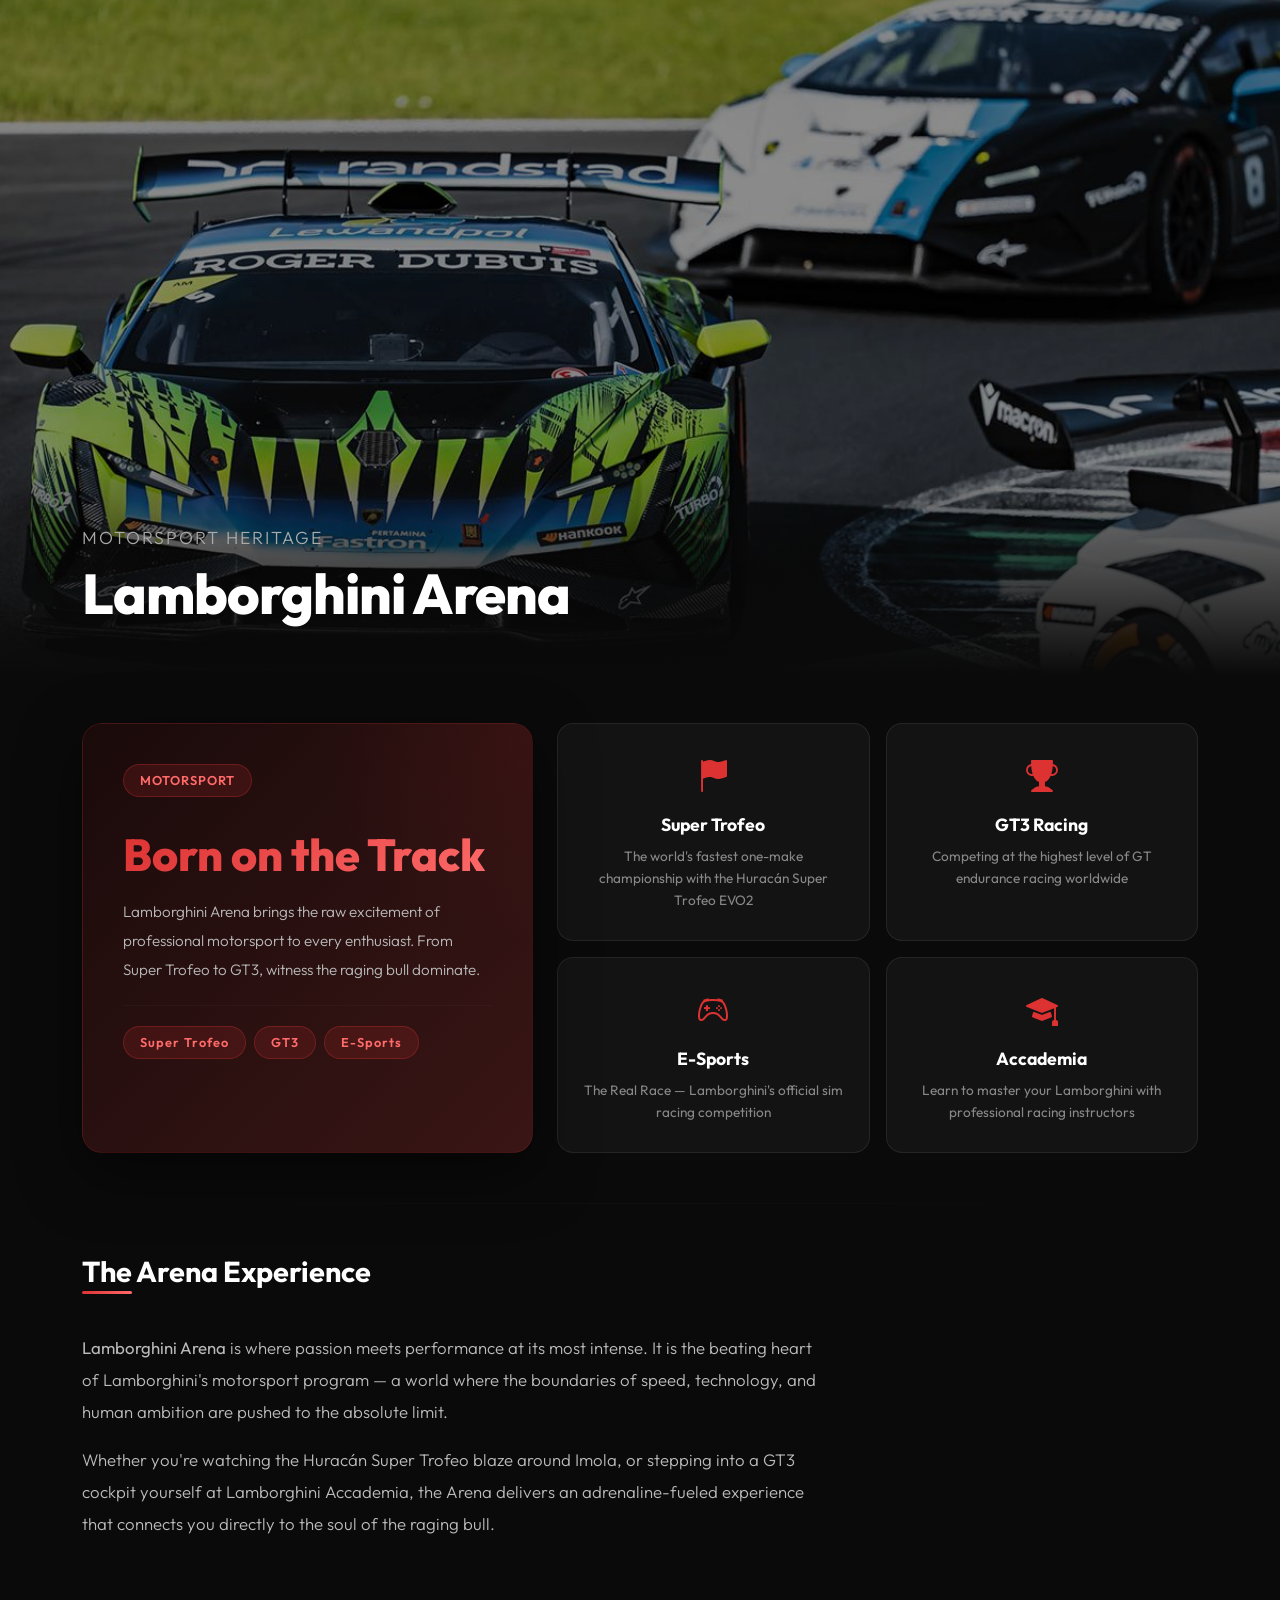
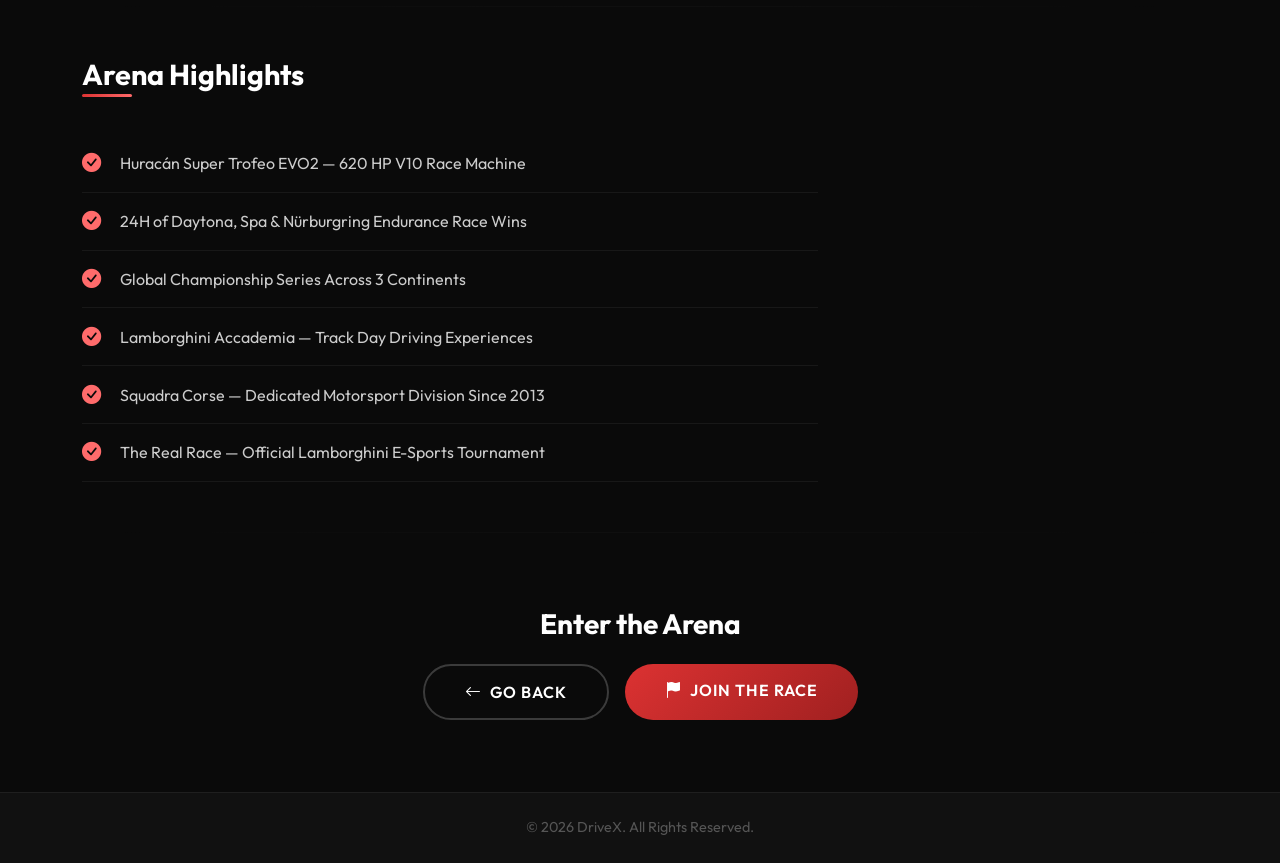
<file: lambo-arena.html>
<!doctype html>
<html lang="en">

<head>
    <meta charset="utf-8">
    <meta name="viewport" content="width=device-width, initial-scale=1">
    <title>Lamborghini Arena - DriveX</title>
    <meta name="description" content="Lamborghini Arena — experience the thrill of pure racing DNA born from decades of motorsport dominance.">
    <link href="https://cdn.jsdelivr.net/npm/bootstrap@5.3.8/dist/css/bootstrap.min.css" rel="stylesheet">
    <link rel="stylesheet" href="https://cdn.jsdelivr.net/npm/bootstrap-icons@1.13.1/font/bootstrap-icons.min.css">
    <link href="https://fonts.googleapis.com/css2?family=Outfit:wght@300;400;500;600;700;800&display=swap" rel="stylesheet">
    <style>
        * { margin: 0; padding: 0; box-sizing: border-box; }
        body { font-family: 'Outfit', sans-serif; background: #0a0a0a; color: #fff; }

        .car-hero {
            position: relative;
            width: 100%;
            height: 75vh;
            overflow: hidden;
        }
        .car-hero img {
            width: 100%;
            height: 100%;
            object-fit: cover;
            filter: brightness(0.55);
        }
        .car-hero-overlay {
            position: absolute;
            bottom: 0;
            left: 0;
            right: 0;
            padding: 60px 40px 40px;
            background: linear-gradient(to top, #0a0a0a 0%, transparent 100%);
        }
        .car-hero-overlay h1 {
            font-size: 3.5rem;
            font-weight: 800;
            letter-spacing: -1px;
        }
        .car-hero-overlay .tagline {
            font-size: 1.1rem;
            color: #aaa;
            font-weight: 300;
            letter-spacing: 2px;
            text-transform: uppercase;
        }

        .arena-section {
            background: linear-gradient(135deg, #1a0a0a 0%, #2a1010 50%, #3a1515 100%);
            border-radius: 20px;
            padding: 40px;
            border: 1px solid rgba(220,50,50,0.15);
            box-shadow: 0 20px 60px rgba(0,0,0,0.5);
            position: relative;
            overflow: hidden;
        }
        .arena-section::before {
            content: '';
            position: absolute;
            top: -50%;
            right: -50%;
            width: 100%;
            height: 100%;
            background: radial-gradient(circle, rgba(220,50,50,0.08) 0%, transparent 70%);
            pointer-events: none;
        }
        .arena-badge {
            display: inline-block;
            background: rgba(220,50,50,0.15);
            color: #ff6b6b;
            padding: 6px 16px;
            border-radius: 30px;
            font-size: 0.8rem;
            font-weight: 600;
            letter-spacing: 1px;
            border: 1px solid rgba(220,50,50,0.3);
        }
        .arena-value {
            font-size: 2.8rem;
            font-weight: 800;
            background: linear-gradient(135deg, #dc3232, #ff6b6b);
            -webkit-background-clip: text;
            -webkit-text-fill-color: transparent;
            background-clip: text;
            margin-top: 15px;
        }

        .race-card {
            background: rgba(255,255,255,0.04);
            border: 1px solid rgba(255,255,255,0.08);
            border-radius: 16px;
            padding: 28px 24px;
            text-align: center;
            transition: all 0.3s ease;
        }
        .race-card:hover {
            background: rgba(255,255,255,0.08);
            border-color: rgba(220,50,50,0.3);
            transform: translateY(-4px);
        }
        .race-icon {
            font-size: 2rem;
            color: #dc3232;
            margin-bottom: 12px;
        }
        .race-title {
            font-size: 1.1rem;
            font-weight: 700;
            margin-bottom: 8px;
        }
        .race-desc {
            font-size: 0.85rem;
            color: #888;
            line-height: 1.6;
        }

        .section-title {
            font-size: 1.8rem;
            font-weight: 700;
            margin-bottom: 20px;
            position: relative;
            display: inline-block;
        }
        .section-title::after {
            content: '';
            position: absolute;
            bottom: -6px;
            left: 0;
            width: 50px;
            height: 3px;
            background: linear-gradient(135deg, #dc3232, #ff6b6b);
            border-radius: 2px;
        }
        .desc-text {
            color: #bbb;
            font-size: 1.05rem;
            line-height: 1.9;
            font-weight: 300;
        }

        .feature-item {
            display: flex;
            align-items: center;
            gap: 14px;
            padding: 14px 0;
            border-bottom: 1px solid rgba(255,255,255,0.06);
        }
        .feature-item i {
            color: #ff6b6b;
            font-size: 1.2rem;
            min-width: 24px;
        }
        .feature-item span {
            color: #ccc;
            font-size: 1rem;
        }

        .btn-primary-custom {
            background: linear-gradient(135deg, #dc3232, #a02020);
            border: none;
            padding: 14px 40px;
            border-radius: 50px;
            font-weight: 600;
            font-size: 1rem;
            letter-spacing: 1px;
            transition: all 0.3s ease;
            text-decoration: none;
            color: #fff;
            display: inline-block;
        }
        .btn-primary-custom:hover {
            transform: translateY(-2px);
            box-shadow: 0 10px 30px rgba(220,50,50,0.4);
            color: #fff;
        }
        .btn-outline-custom {
            background: transparent;
            border: 2px solid rgba(255,255,255,0.2);
            padding: 14px 40px;
            border-radius: 50px;
            font-weight: 600;
            font-size: 1rem;
            letter-spacing: 1px;
            transition: all 0.3s ease;
            text-decoration: none;
            color: #fff;
            display: inline-block;
        }
        .btn-outline-custom:hover {
            border-color: #dc3232;
            color: #ff6b6b;
            transform: translateY(-2px);
        }

        .section-divider {
            border: none;
            height: 1px;
            background: linear-gradient(to right, transparent, rgba(255,255,255,0.1), transparent);
            margin: 50px 0;
        }

        .fade-up {
            opacity: 0;
            transform: translateY(30px);
            animation: fadeUp 0.8s ease forwards;
        }
        @keyframes fadeUp {
            to { opacity: 1; transform: translateY(0); }
        }
        .fade-up:nth-child(2) { animation-delay: 0.15s; }
        .fade-up:nth-child(3) { animation-delay: 0.3s; }
        .fade-up:nth-child(4) { animation-delay: 0.45s; }
    </style>
</head>

<body>

    <!-- Hero Banner -->
    <div class="car-hero">
        <img src="racing.webp" alt="Lamborghini Arena Racing">
        <div class="car-hero-overlay">
            <div class="container">
                <p class="tagline mb-2">Motorsport Heritage</p>
                <h1>Lamborghini Arena</h1>
            </div>
        </div>
    </div>

    <!-- Main Content -->
    <div class="container py-5">

        <!-- Arena Intro + Race Cards -->
        <div class="row g-4 mb-5 fade-up">
            <div class="col-lg-5">
                <div class="arena-section h-100">
                    <span class="arena-badge mb-3">MOTORSPORT</span>
                    <h2 class="arena-value">Born on the Track</h2>
                    <p class="desc-text mt-3" style="font-size: 0.95rem;">
                        Lamborghini Arena brings the raw excitement of professional motorsport to every enthusiast. 
                        From Super Trofeo to GT3, witness the raging bull dominate.
                    </p>
                    <hr style="border-color: rgba(255,255,255,0.1); margin: 20px 0;">
                    <div class="d-flex gap-2 flex-wrap">
                        <span class="arena-badge">Super Trofeo</span>
                        <span class="arena-badge">GT3</span>
                        <span class="arena-badge">E-Sports</span>
                    </div>
                </div>
            </div>
            <div class="col-lg-7">
                <div class="row g-3 h-100">
                    <div class="col-6">
                        <div class="race-card h-100">
                            <div class="race-icon"><i class="bi bi-flag-fill"></i></div>
                            <div class="race-title">Super Trofeo</div>
                            <div class="race-desc">The world's fastest one-make championship with the Huracán Super Trofeo EVO2</div>
                        </div>
                    </div>
                    <div class="col-6">
                        <div class="race-card h-100">
                            <div class="race-icon"><i class="bi bi-trophy-fill"></i></div>
                            <div class="race-title">GT3 Racing</div>
                            <div class="race-desc">Competing at the highest level of GT endurance racing worldwide</div>
                        </div>
                    </div>
                    <div class="col-6">
                        <div class="race-card h-100">
                            <div class="race-icon"><i class="bi bi-controller"></i></div>
                            <div class="race-title">E-Sports</div>
                            <div class="race-desc">The Real Race — Lamborghini's official sim racing competition</div>
                        </div>
                    </div>
                    <div class="col-6">
                        <div class="race-card h-100">
                            <div class="race-icon"><i class="bi bi-mortarboard-fill"></i></div>
                            <div class="race-title">Accademia</div>
                            <div class="race-desc">Learn to master your Lamborghini with professional racing instructors</div>
                        </div>
                    </div>
                </div>
            </div>
        </div>

        <hr class="section-divider">

        <!-- Description -->
        <div class="row fade-up">
            <div class="col-lg-8">
                <h2 class="section-title">The Arena Experience</h2>
                <p class="desc-text mt-4">
                    <strong>Lamborghini Arena</strong> is where passion meets performance at its most intense. It is the 
                    beating heart of Lamborghini's motorsport program — a world where the boundaries of speed, technology, 
                    and human ambition are pushed to the absolute limit.
                </p>
                <p class="desc-text">
                    Whether you're watching the Huracán Super Trofeo blaze around Imola, or stepping into a GT3 cockpit 
                    yourself at Lamborghini Accademia, the Arena delivers an adrenaline-fueled experience that connects 
                    you directly to the soul of the raging bull.
                </p>
            </div>
        </div>

        <hr class="section-divider">

        <!-- Features -->
        <div class="row fade-up">
            <div class="col-lg-8">
                <h2 class="section-title">Arena Highlights</h2>
                <div class="mt-4">
                    <div class="feature-item">
                        <i class="bi bi-check-circle-fill"></i>
                        <span>Huracán Super Trofeo EVO2 — 620 HP V10 Race Machine</span>
                    </div>
                    <div class="feature-item">
                        <i class="bi bi-check-circle-fill"></i>
                        <span>24H of Daytona, Spa & Nürburgring Endurance Race Wins</span>
                    </div>
                    <div class="feature-item">
                        <i class="bi bi-check-circle-fill"></i>
                        <span>Global Championship Series Across 3 Continents</span>
                    </div>
                    <div class="feature-item">
                        <i class="bi bi-check-circle-fill"></i>
                        <span>Lamborghini Accademia — Track Day Driving Experiences</span>
                    </div>
                    <div class="feature-item">
                        <i class="bi bi-check-circle-fill"></i>
                        <span>Squadra Corse — Dedicated Motorsport Division Since 2013</span>
                    </div>
                    <div class="feature-item">
                        <i class="bi bi-check-circle-fill"></i>
                        <span>The Real Race — Official Lamborghini E-Sports Tournament</span>
                    </div>
                </div>
            </div>
        </div>

        <hr class="section-divider">

        <!-- CTA -->
        <div class="text-center fade-up py-4">
            <h3 class="mb-4" style="font-weight: 700;">Enter the Arena</h3>
            <div class="d-flex justify-content-center gap-3 flex-wrap">
                <a href="index.html" class="btn-outline-custom">
                    <i class="bi bi-arrow-left me-2"></i>GO BACK
                </a>
                <a href="index.html#contact" class="btn-primary-custom">
                    <i class="bi bi-flag-fill me-2"></i>JOIN THE RACE
                </a>
            </div>
        </div>

    </div>

    <!-- Footer -->
    <div class="container-fluid" style="background: #111; border-top: 1px solid rgba(255,255,255,0.06);">
        <div class="container text-center py-4">
            <p style="color: #555; margin: 0; font-size: 0.9rem;">© 2026 DriveX. All Rights Reserved.</p>
        </div>
    </div>

    <script src="https://cdn.jsdelivr.net/npm/bootstrap@5.3.8/dist/js/bootstrap.bundle.min.js"></script>
</body>

</html>
</file>
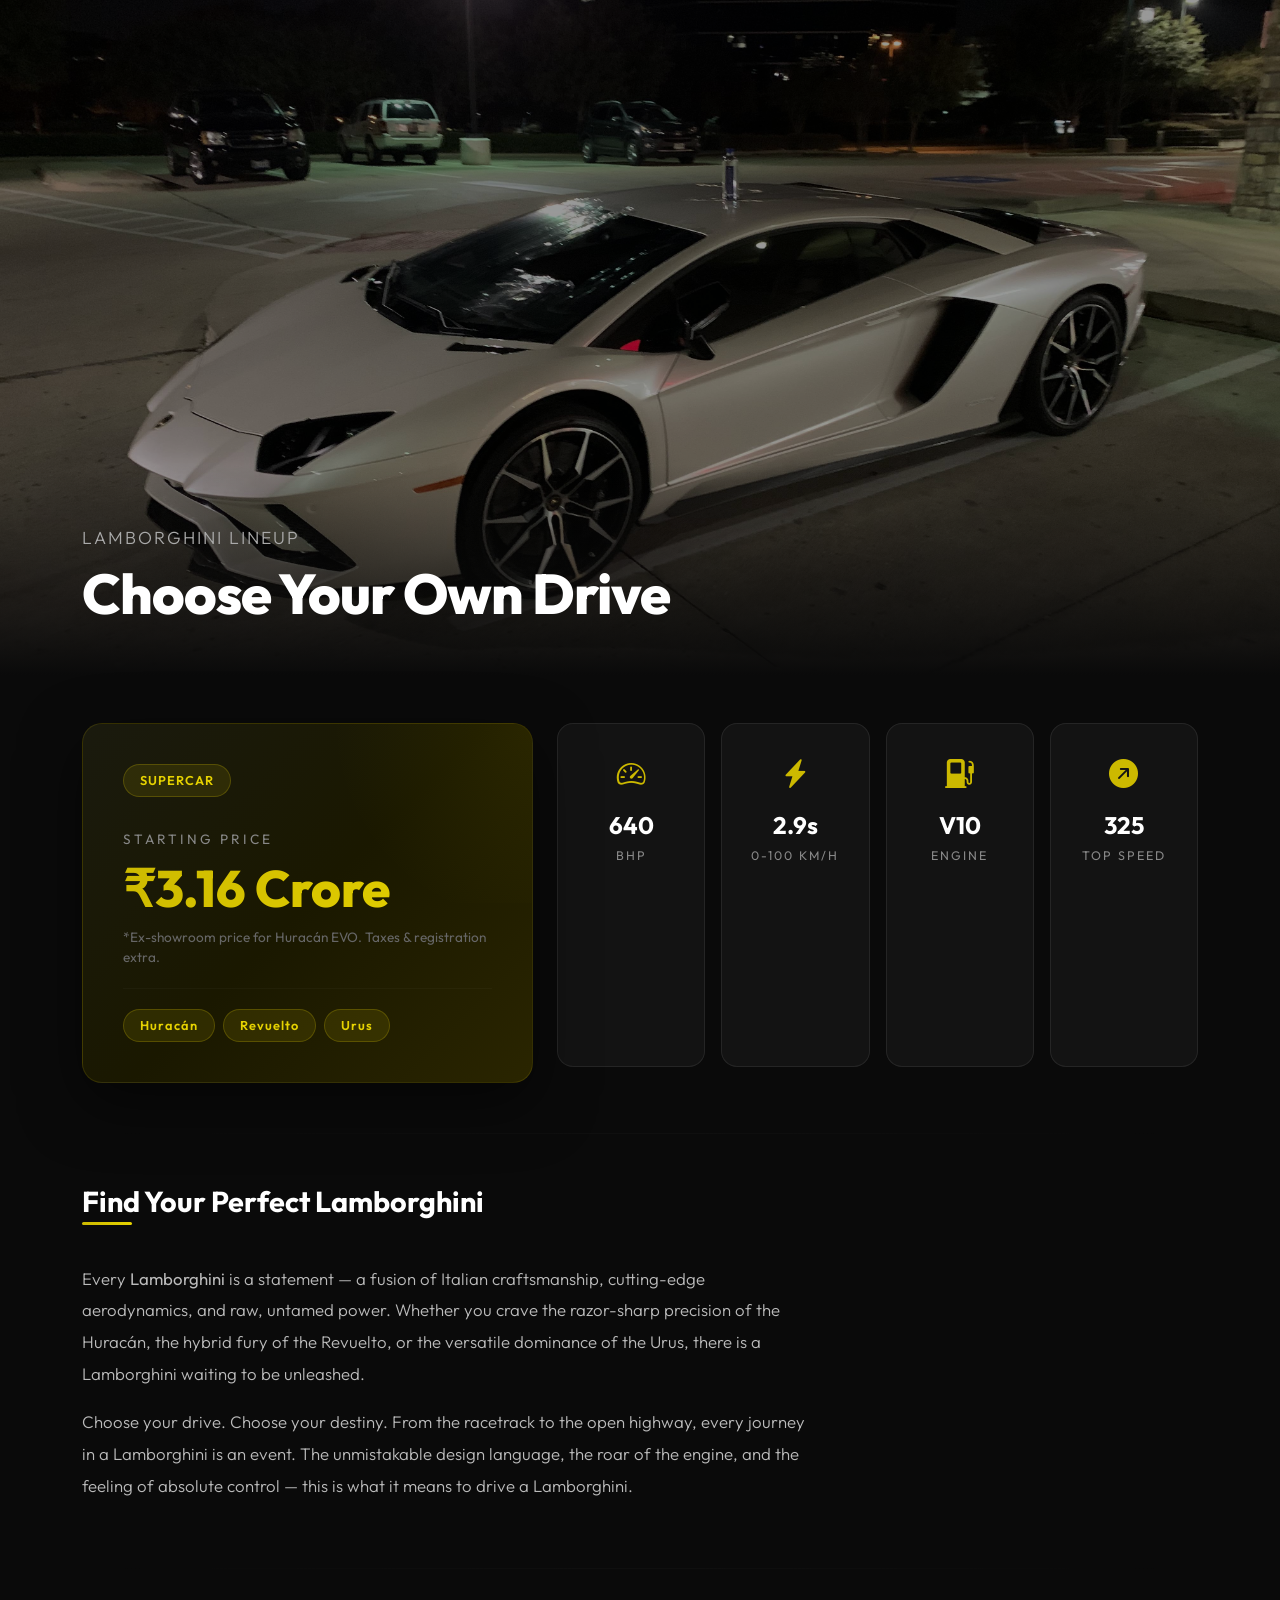
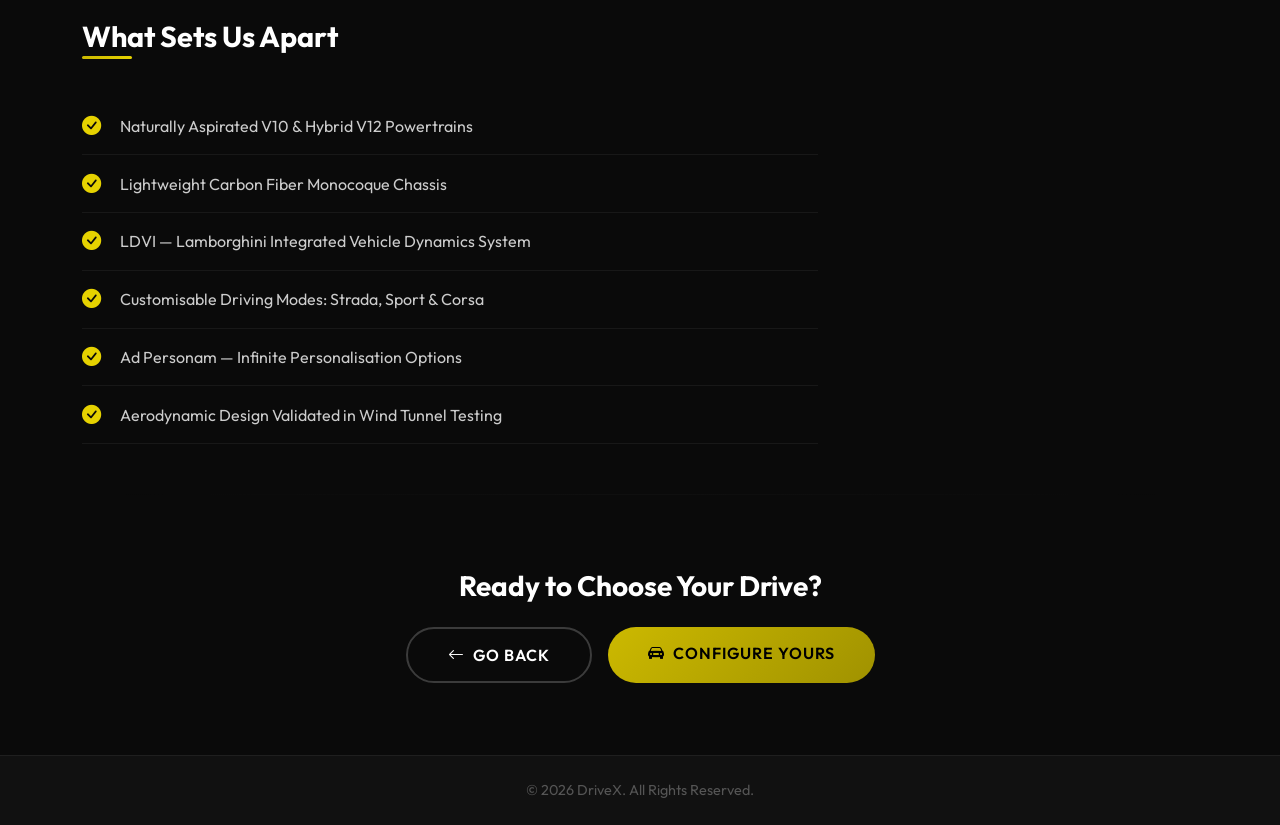
<file: lambo-drive.html>
<!doctype html>
<html lang="en">

<head>
    <meta charset="utf-8">
    <meta name="viewport" content="width=device-width, initial-scale=1">
    <title>Choose Your Own Drive - Lamborghini | DriveX</title>
    <meta name="description" content="Choose your perfect Lamborghini — explore the full lineup from Huracán to Revuelto and find the supercar that matches your soul.">
    <link href="https://cdn.jsdelivr.net/npm/bootstrap@5.3.8/dist/css/bootstrap.min.css" rel="stylesheet">
    <link rel="stylesheet" href="https://cdn.jsdelivr.net/npm/bootstrap-icons@1.13.1/font/bootstrap-icons.min.css">
    <link href="https://fonts.googleapis.com/css2?family=Outfit:wght@300;400;500;600;700;800&display=swap" rel="stylesheet">
    <style>
        * { margin: 0; padding: 0; box-sizing: border-box; }
        body { font-family: 'Outfit', sans-serif; background: #0a0a0a; color: #fff; }

        .car-hero {
            position: relative;
            width: 100%;
            height: 75vh;
            overflow: hidden;
        }
        .car-hero img {
            width: 100%;
            height: 100%;
            object-fit: cover;
            filter: brightness(0.6);
        }
        .car-hero-overlay {
            position: absolute;
            bottom: 0;
            left: 0;
            right: 0;
            padding: 60px 40px 40px;
            background: linear-gradient(to top, #0a0a0a 0%, transparent 100%);
        }
        .car-hero-overlay h1 {
            font-size: 3.5rem;
            font-weight: 800;
            letter-spacing: -1px;
        }
        .car-hero-overlay .tagline {
            font-size: 1.1rem;
            color: #aaa;
            font-weight: 300;
            letter-spacing: 2px;
            text-transform: uppercase;
        }

        .price-section {
            background: linear-gradient(135deg, #1a1a0e 0%, #1a1800 50%, #2a2500 100%);
            border-radius: 20px;
            padding: 40px;
            border: 1px solid rgba(204,185,0,0.15);
            box-shadow: 0 20px 60px rgba(0,0,0,0.5);
            position: relative;
            overflow: hidden;
        }
        .price-section::before {
            content: '';
            position: absolute;
            top: -50%;
            right: -50%;
            width: 100%;
            height: 100%;
            background: radial-gradient(circle, rgba(204,185,0,0.08) 0%, transparent 70%);
            pointer-events: none;
        }
        .price-label {
            font-size: 0.85rem;
            text-transform: uppercase;
            letter-spacing: 3px;
            color: #888;
            margin-bottom: 8px;
        }
        .price-value {
            font-size: 3.2rem;
            font-weight: 800;
            background: linear-gradient(135deg, #ccb900, #e6d200);
            -webkit-background-clip: text;
            -webkit-text-fill-color: transparent;
            background-clip: text;
        }
        .price-note {
            color: #666;
            font-size: 0.85rem;
            margin-top: 5px;
        }
        .price-badge {
            display: inline-block;
            background: rgba(204,185,0,0.12);
            color: #e6d200;
            padding: 6px 16px;
            border-radius: 30px;
            font-size: 0.8rem;
            font-weight: 600;
            letter-spacing: 1px;
            border: 1px solid rgba(204,185,0,0.25);
        }

        .spec-card {
            background: rgba(255,255,255,0.04);
            border: 1px solid rgba(255,255,255,0.08);
            border-radius: 16px;
            padding: 28px 24px;
            text-align: center;
            transition: all 0.3s ease;
        }
        .spec-card:hover {
            background: rgba(255,255,255,0.08);
            border-color: rgba(204,185,0,0.3);
            transform: translateY(-4px);
        }
        .spec-icon {
            font-size: 1.8rem;
            color: #ccb900;
            margin-bottom: 12px;
        }
        .spec-value {
            font-size: 1.5rem;
            font-weight: 700;
            margin-bottom: 4px;
        }
        .spec-label {
            font-size: 0.78rem;
            color: #888;
            text-transform: uppercase;
            letter-spacing: 2px;
        }

        .section-title {
            font-size: 1.8rem;
            font-weight: 700;
            margin-bottom: 20px;
            position: relative;
            display: inline-block;
        }
        .section-title::after {
            content: '';
            position: absolute;
            bottom: -6px;
            left: 0;
            width: 50px;
            height: 3px;
            background: linear-gradient(135deg, #ccb900, #e6d200);
            border-radius: 2px;
        }
        .desc-text {
            color: #bbb;
            font-size: 1.05rem;
            line-height: 1.9;
            font-weight: 300;
        }

        .feature-item {
            display: flex;
            align-items: center;
            gap: 14px;
            padding: 14px 0;
            border-bottom: 1px solid rgba(255,255,255,0.06);
        }
        .feature-item i {
            color: #e6d200;
            font-size: 1.2rem;
            min-width: 24px;
        }
        .feature-item span {
            color: #ccc;
            font-size: 1rem;
        }

        .btn-primary-custom {
            background: linear-gradient(135deg, #ccb900, #a09200);
            border: none;
            padding: 14px 40px;
            border-radius: 50px;
            font-weight: 600;
            font-size: 1rem;
            letter-spacing: 1px;
            transition: all 0.3s ease;
            text-decoration: none;
            color: #000;
            display: inline-block;
        }
        .btn-primary-custom:hover {
            transform: translateY(-2px);
            box-shadow: 0 10px 30px rgba(204,185,0,0.4);
            color: #000;
        }
        .btn-outline-custom {
            background: transparent;
            border: 2px solid rgba(255,255,255,0.2);
            padding: 14px 40px;
            border-radius: 50px;
            font-weight: 600;
            font-size: 1rem;
            letter-spacing: 1px;
            transition: all 0.3s ease;
            text-decoration: none;
            color: #fff;
            display: inline-block;
        }
        .btn-outline-custom:hover {
            border-color: #ccb900;
            color: #e6d200;
            transform: translateY(-2px);
        }

        .section-divider {
            border: none;
            height: 1px;
            background: linear-gradient(to right, transparent, rgba(255,255,255,0.1), transparent);
            margin: 50px 0;
        }

        .fade-up {
            opacity: 0;
            transform: translateY(30px);
            animation: fadeUp 0.8s ease forwards;
        }
        @keyframes fadeUp {
            to { opacity: 1; transform: translateY(0); }
        }
        .fade-up:nth-child(2) { animation-delay: 0.15s; }
        .fade-up:nth-child(3) { animation-delay: 0.3s; }
        .fade-up:nth-child(4) { animation-delay: 0.45s; }
    </style>
</head>

<body>

    <!-- Hero Banner -->
    <div class="car-hero">
        <img src="white lembo.jpg" alt="Lamborghini Choose Your Own Drive">
        <div class="car-hero-overlay">
            <div class="container">
                <p class="tagline mb-2">Lamborghini Lineup</p>
                <h1>Choose Your Own Drive</h1>
            </div>
        </div>
    </div>

    <!-- Main Content -->
    <div class="container py-5">

        <!-- Price + Specs Row -->
        <div class="row g-4 mb-5 fade-up">
            <div class="col-lg-5">
                <div class="price-section h-100">
                    <span class="price-badge mb-3">SUPERCAR</span>
                    <p class="price-label mt-3">Starting Price</p>
                    <h2 class="price-value">₹3.16 Crore</h2>
                    <p class="price-note">*Ex-showroom price for Huracán EVO. Taxes & registration extra.</p>
                    <hr style="border-color: rgba(255,255,255,0.1); margin: 20px 0;">
                    <div class="d-flex gap-2 flex-wrap">
                        <span class="price-badge">Huracán</span>
                        <span class="price-badge">Revuelto</span>
                        <span class="price-badge">Urus</span>
                    </div>
                </div>
            </div>
            <div class="col-lg-7">
                <div class="row g-3 h-100">
                    <div class="col-6 col-md-3">
                        <div class="spec-card h-100">
                            <div class="spec-icon"><i class="bi bi-speedometer2"></i></div>
                            <div class="spec-value">640</div>
                            <div class="spec-label">BHP</div>
                        </div>
                    </div>
                    <div class="col-6 col-md-3">
                        <div class="spec-card h-100">
                            <div class="spec-icon"><i class="bi bi-lightning-charge-fill"></i></div>
                            <div class="spec-value">2.9s</div>
                            <div class="spec-label">0-100 KM/H</div>
                        </div>
                    </div>
                    <div class="col-6 col-md-3">
                        <div class="spec-card h-100">
                            <div class="spec-icon"><i class="bi bi-fuel-pump-fill"></i></div>
                            <div class="spec-value">V10</div>
                            <div class="spec-label">ENGINE</div>
                        </div>
                    </div>
                    <div class="col-6 col-md-3">
                        <div class="spec-card h-100">
                            <div class="spec-icon"><i class="bi bi-arrow-up-right-circle-fill"></i></div>
                            <div class="spec-value">325</div>
                            <div class="spec-label">TOP SPEED</div>
                        </div>
                    </div>
                </div>
            </div>
        </div>

        <hr class="section-divider">

        <!-- Description -->
        <div class="row fade-up">
            <div class="col-lg-8">
                <h2 class="section-title">Find Your Perfect Lamborghini</h2>
                <p class="desc-text mt-4">
                    Every <strong>Lamborghini</strong> is a statement — a fusion of Italian craftsmanship, cutting-edge 
                    aerodynamics, and raw, untamed power. Whether you crave the razor-sharp precision of the Huracán, 
                    the hybrid fury of the Revuelto, or the versatile dominance of the Urus, there is a Lamborghini 
                    waiting to be unleashed.
                </p>
                <p class="desc-text">
                    Choose your drive. Choose your destiny. From the racetrack to the open highway, every journey 
                    in a Lamborghini is an event. The unmistakable design language, the roar of the engine, and the 
                    feeling of absolute control — this is what it means to drive a Lamborghini.
                </p>
            </div>
        </div>

        <hr class="section-divider">

        <!-- Features -->
        <div class="row fade-up">
            <div class="col-lg-8">
                <h2 class="section-title">What Sets Us Apart</h2>
                <div class="mt-4">
                    <div class="feature-item">
                        <i class="bi bi-check-circle-fill"></i>
                        <span>Naturally Aspirated V10 & Hybrid V12 Powertrains</span>
                    </div>
                    <div class="feature-item">
                        <i class="bi bi-check-circle-fill"></i>
                        <span>Lightweight Carbon Fiber Monocoque Chassis</span>
                    </div>
                    <div class="feature-item">
                        <i class="bi bi-check-circle-fill"></i>
                        <span>LDVI — Lamborghini Integrated Vehicle Dynamics System</span>
                    </div>
                    <div class="feature-item">
                        <i class="bi bi-check-circle-fill"></i>
                        <span>Customisable Driving Modes: Strada, Sport & Corsa</span>
                    </div>
                    <div class="feature-item">
                        <i class="bi bi-check-circle-fill"></i>
                        <span>Ad Personam — Infinite Personalisation Options</span>
                    </div>
                    <div class="feature-item">
                        <i class="bi bi-check-circle-fill"></i>
                        <span>Aerodynamic Design Validated in Wind Tunnel Testing</span>
                    </div>
                </div>
            </div>
        </div>

        <hr class="section-divider">

        <!-- CTA -->
        <div class="text-center fade-up py-4">
            <h3 class="mb-4" style="font-weight: 700;">Ready to Choose Your Drive?</h3>
            <div class="d-flex justify-content-center gap-3 flex-wrap">
                <a href="index.html" class="btn-outline-custom">
                    <i class="bi bi-arrow-left me-2"></i>GO BACK
                </a>
                <a href="index.html#contact" class="btn-primary-custom">
                    <i class="bi bi-car-front-fill me-2"></i>CONFIGURE YOURS
                </a>
            </div>
        </div>

    </div>

    <!-- Footer -->
    <div class="container-fluid" style="background: #111; border-top: 1px solid rgba(255,255,255,0.06);">
        <div class="container text-center py-4">
            <p style="color: #555; margin: 0; font-size: 0.9rem;">© 2026 DriveX. All Rights Reserved.</p>
        </div>
    </div>

    <script src="https://cdn.jsdelivr.net/npm/bootstrap@5.3.8/dist/js/bootstrap.bundle.min.js"></script>
</body>

</html>
</file>
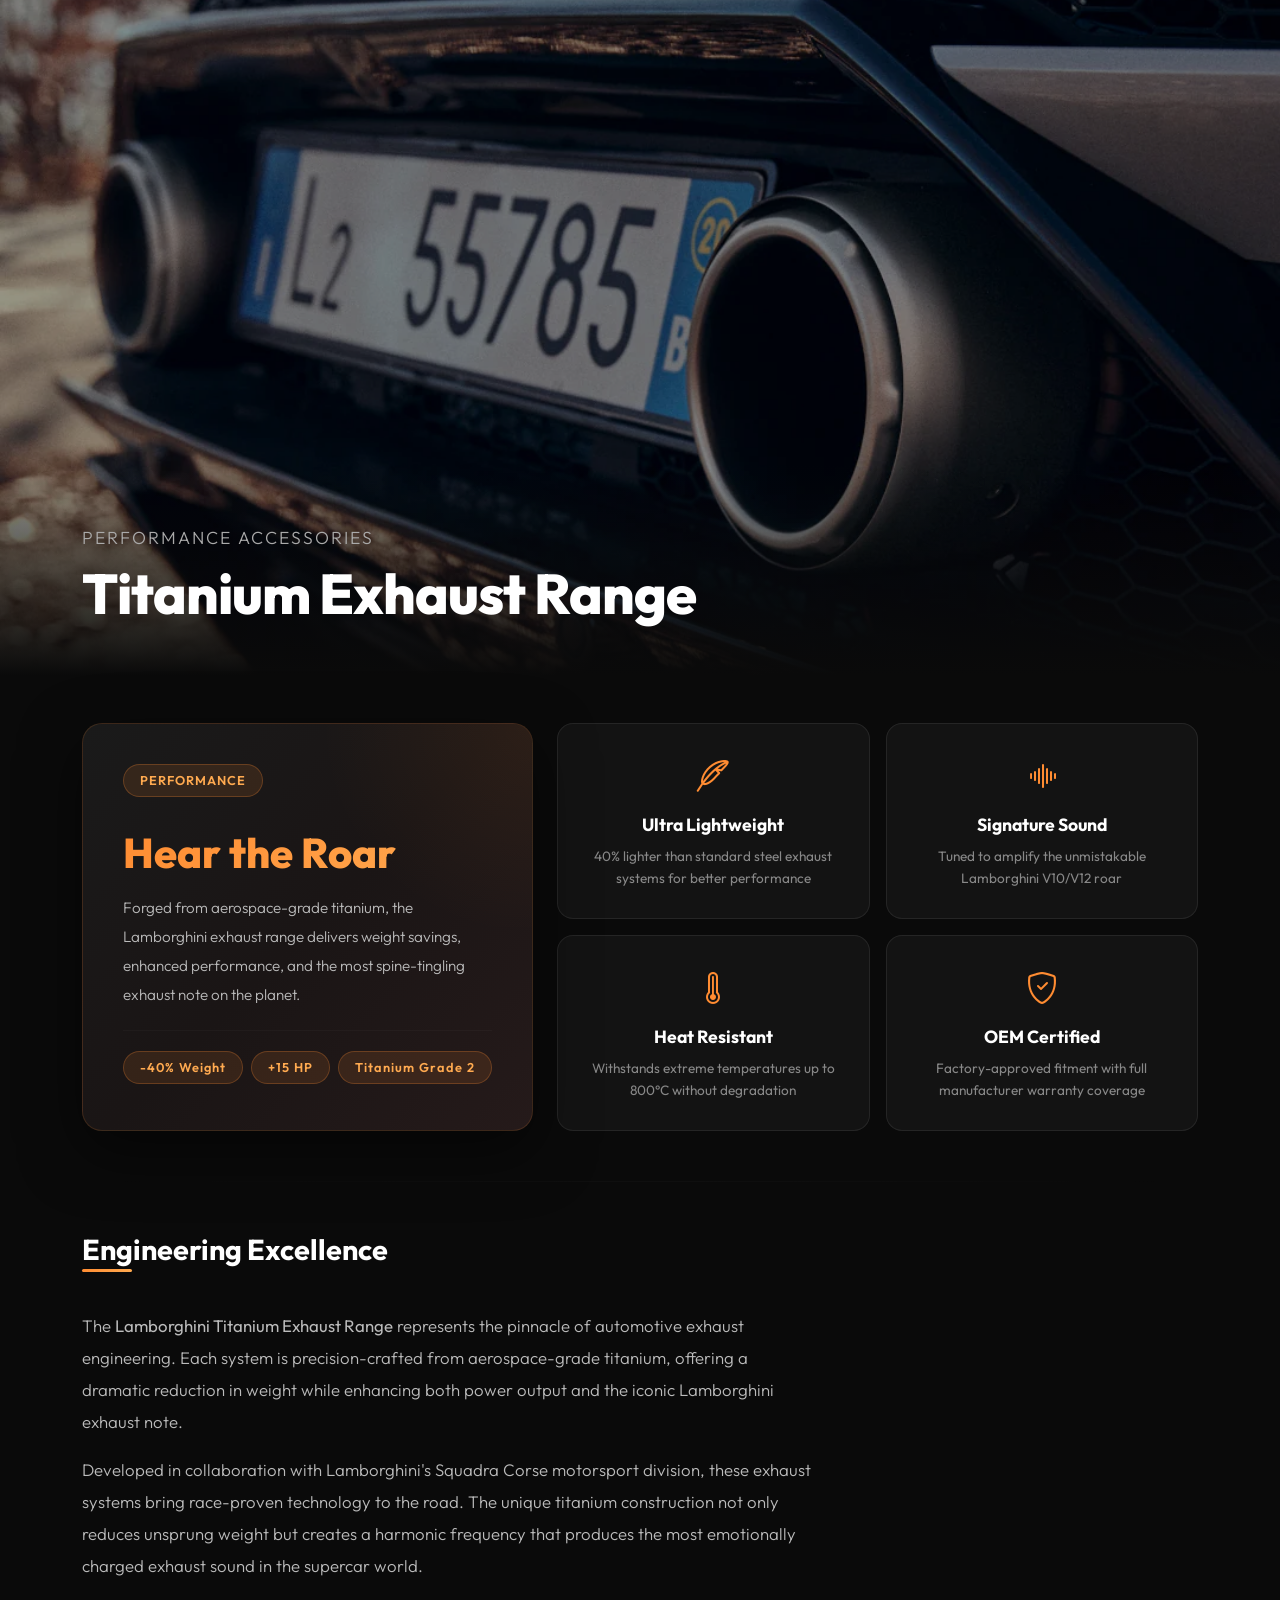
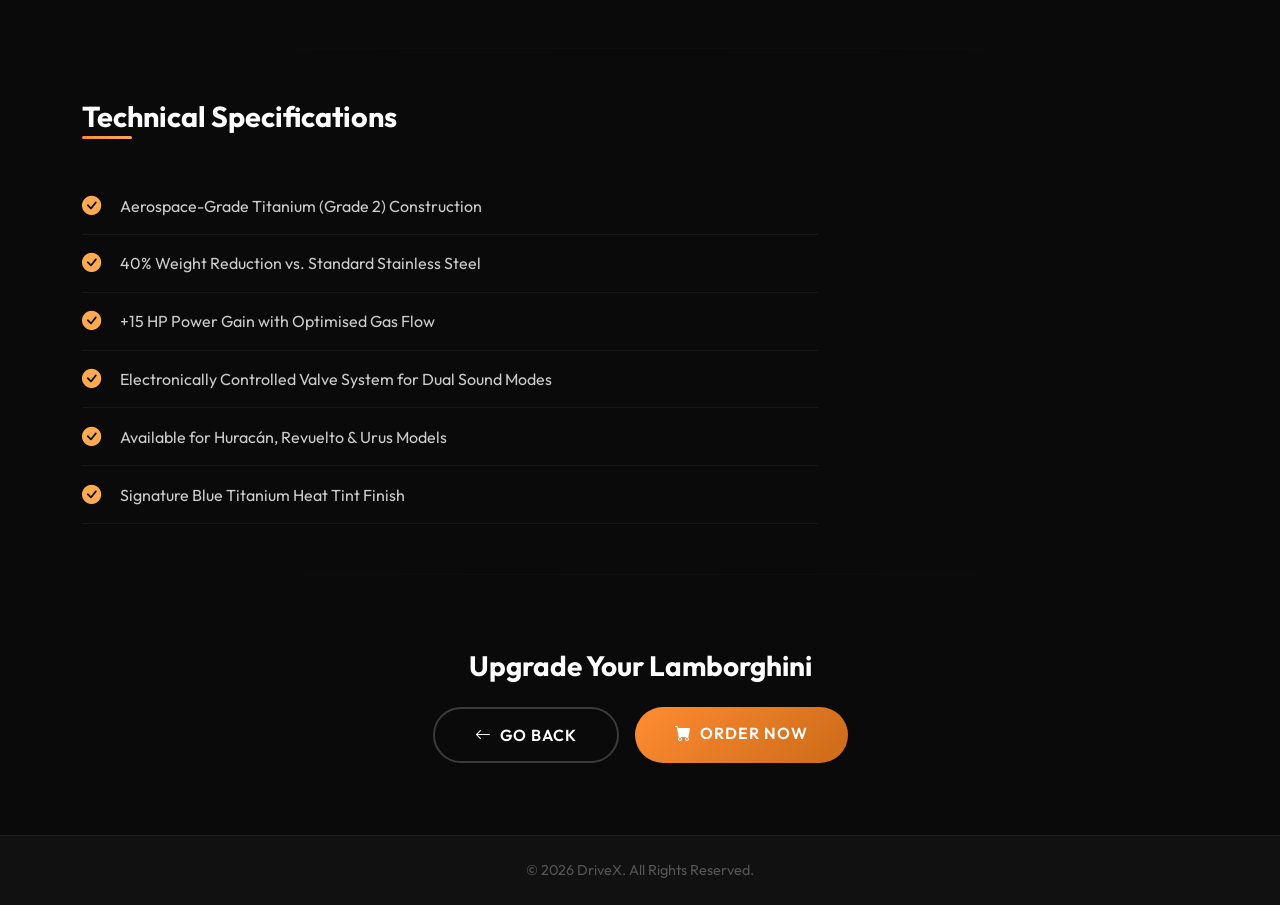
<file: lambo-exhaust.html>
<!doctype html>
<html lang="en">

<head>
    <meta charset="utf-8">
    <meta name="viewport" content="width=device-width, initial-scale=1">
    <title>Titanium Exhaust Range - Lamborghini | DriveX</title>
    <meta name="description" content="Lamborghini Titanium Exhaust Range — lightweight titanium exhaust systems delivering an unmistakable Lamborghini roar.">
    <link href="https://cdn.jsdelivr.net/npm/bootstrap@5.3.8/dist/css/bootstrap.min.css" rel="stylesheet">
    <link rel="stylesheet" href="https://cdn.jsdelivr.net/npm/bootstrap-icons@1.13.1/font/bootstrap-icons.min.css">
    <link href="https://fonts.googleapis.com/css2?family=Outfit:wght@300;400;500;600;700;800&display=swap" rel="stylesheet">
    <style>
        * { margin: 0; padding: 0; box-sizing: border-box; }
        body { font-family: 'Outfit', sans-serif; background: #0a0a0a; color: #fff; }

        .car-hero {
            position: relative;
            width: 100%;
            height: 75vh;
            overflow: hidden;
        }
        .car-hero img {
            width: 100%;
            height: 100%;
            object-fit: cover;
            filter: brightness(0.6);
        }
        .car-hero-overlay {
            position: absolute;
            bottom: 0;
            left: 0;
            right: 0;
            padding: 60px 40px 40px;
            background: linear-gradient(to top, #0a0a0a 0%, transparent 100%);
        }
        .car-hero-overlay h1 {
            font-size: 3.5rem;
            font-weight: 800;
            letter-spacing: -1px;
        }
        .car-hero-overlay .tagline {
            font-size: 1.1rem;
            color: #aaa;
            font-weight: 300;
            letter-spacing: 2px;
            text-transform: uppercase;
        }

        .exhaust-section {
            background: linear-gradient(135deg, #1a1a1a 0%, #1a1515 50%, #251a1a 100%);
            border-radius: 20px;
            padding: 40px;
            border: 1px solid rgba(255,140,50,0.15);
            box-shadow: 0 20px 60px rgba(0,0,0,0.5);
            position: relative;
            overflow: hidden;
        }
        .exhaust-section::before {
            content: '';
            position: absolute;
            top: -50%;
            right: -50%;
            width: 100%;
            height: 100%;
            background: radial-gradient(circle, rgba(255,140,50,0.08) 0%, transparent 70%);
            pointer-events: none;
        }
        .exhaust-badge {
            display: inline-block;
            background: rgba(255,140,50,0.12);
            color: #ffaa50;
            padding: 6px 16px;
            border-radius: 30px;
            font-size: 0.8rem;
            font-weight: 600;
            letter-spacing: 1px;
            border: 1px solid rgba(255,140,50,0.25);
        }
        .exhaust-value {
            font-size: 2.6rem;
            font-weight: 800;
            background: linear-gradient(135deg, #ff8c32, #ffaa50);
            -webkit-background-clip: text;
            -webkit-text-fill-color: transparent;
            background-clip: text;
            margin-top: 15px;
        }
        .exhaust-note {
            color: #666;
            font-size: 0.85rem;
            margin-top: 5px;
        }

        .tech-card {
            background: rgba(255,255,255,0.04);
            border: 1px solid rgba(255,255,255,0.08);
            border-radius: 16px;
            padding: 28px 24px;
            text-align: center;
            transition: all 0.3s ease;
        }
        .tech-card:hover {
            background: rgba(255,255,255,0.08);
            border-color: rgba(255,140,50,0.3);
            transform: translateY(-4px);
        }
        .tech-icon {
            font-size: 2rem;
            color: #ff8c32;
            margin-bottom: 12px;
        }
        .tech-title {
            font-size: 1.1rem;
            font-weight: 700;
            margin-bottom: 8px;
        }
        .tech-desc {
            font-size: 0.85rem;
            color: #888;
            line-height: 1.6;
        }

        .section-title {
            font-size: 1.8rem;
            font-weight: 700;
            margin-bottom: 20px;
            position: relative;
            display: inline-block;
        }
        .section-title::after {
            content: '';
            position: absolute;
            bottom: -6px;
            left: 0;
            width: 50px;
            height: 3px;
            background: linear-gradient(135deg, #ff8c32, #ffaa50);
            border-radius: 2px;
        }
        .desc-text {
            color: #bbb;
            font-size: 1.05rem;
            line-height: 1.9;
            font-weight: 300;
        }

        .feature-item {
            display: flex;
            align-items: center;
            gap: 14px;
            padding: 14px 0;
            border-bottom: 1px solid rgba(255,255,255,0.06);
        }
        .feature-item i {
            color: #ffaa50;
            font-size: 1.2rem;
            min-width: 24px;
        }
        .feature-item span {
            color: #ccc;
            font-size: 1rem;
        }

        .btn-primary-custom {
            background: linear-gradient(135deg, #ff8c32, #cc6a18);
            border: none;
            padding: 14px 40px;
            border-radius: 50px;
            font-weight: 600;
            font-size: 1rem;
            letter-spacing: 1px;
            transition: all 0.3s ease;
            text-decoration: none;
            color: #fff;
            display: inline-block;
        }
        .btn-primary-custom:hover {
            transform: translateY(-2px);
            box-shadow: 0 10px 30px rgba(255,140,50,0.4);
            color: #fff;
        }
        .btn-outline-custom {
            background: transparent;
            border: 2px solid rgba(255,255,255,0.2);
            padding: 14px 40px;
            border-radius: 50px;
            font-weight: 600;
            font-size: 1rem;
            letter-spacing: 1px;
            transition: all 0.3s ease;
            text-decoration: none;
            color: #fff;
            display: inline-block;
        }
        .btn-outline-custom:hover {
            border-color: #ff8c32;
            color: #ffaa50;
            transform: translateY(-2px);
        }

        .section-divider {
            border: none;
            height: 1px;
            background: linear-gradient(to right, transparent, rgba(255,255,255,0.1), transparent);
            margin: 50px 0;
        }

        .fade-up {
            opacity: 0;
            transform: translateY(30px);
            animation: fadeUp 0.8s ease forwards;
        }
        @keyframes fadeUp {
            to { opacity: 1; transform: translateY(0); }
        }
        .fade-up:nth-child(2) { animation-delay: 0.15s; }
        .fade-up:nth-child(3) { animation-delay: 0.3s; }
        .fade-up:nth-child(4) { animation-delay: 0.45s; }
    </style>
</head>

<body>

    <!-- Hero Banner -->
    <div class="car-hero">
        <img src="exhaust lembo.webp" alt="Lamborghini Titanium Exhaust">
        <div class="car-hero-overlay">
            <div class="container">
                <p class="tagline mb-2">Performance Accessories</p>
                <h1>Titanium Exhaust Range</h1>
            </div>
        </div>
    </div>

    <!-- Main Content -->
    <div class="container py-5">

        <!-- Exhaust Intro + Tech Cards -->
        <div class="row g-4 mb-5 fade-up">
            <div class="col-lg-5">
                <div class="exhaust-section h-100">
                    <span class="exhaust-badge mb-3">PERFORMANCE</span>
                    <h2 class="exhaust-value">Hear the Roar</h2>
                    <p class="desc-text mt-3" style="font-size: 0.95rem;">
                        Forged from aerospace-grade titanium, the Lamborghini exhaust range delivers weight savings, 
                        enhanced performance, and the most spine-tingling exhaust note on the planet.
                    </p>
                    <hr style="border-color: rgba(255,255,255,0.1); margin: 20px 0;">
                    <div class="d-flex gap-2 flex-wrap">
                        <span class="exhaust-badge">-40% Weight</span>
                        <span class="exhaust-badge">+15 HP</span>
                        <span class="exhaust-badge">Titanium Grade 2</span>
                    </div>
                </div>
            </div>
            <div class="col-lg-7">
                <div class="row g-3 h-100">
                    <div class="col-6">
                        <div class="tech-card h-100">
                            <div class="tech-icon"><i class="bi bi-feather"></i></div>
                            <div class="tech-title">Ultra Lightweight</div>
                            <div class="tech-desc">40% lighter than standard steel exhaust systems for better performance</div>
                        </div>
                    </div>
                    <div class="col-6">
                        <div class="tech-card h-100">
                            <div class="tech-icon"><i class="bi bi-soundwave"></i></div>
                            <div class="tech-title">Signature Sound</div>
                            <div class="tech-desc">Tuned to amplify the unmistakable Lamborghini V10/V12 roar</div>
                        </div>
                    </div>
                    <div class="col-6">
                        <div class="tech-card h-100">
                            <div class="tech-icon"><i class="bi bi-thermometer-high"></i></div>
                            <div class="tech-title">Heat Resistant</div>
                            <div class="tech-desc">Withstands extreme temperatures up to 800°C without degradation</div>
                        </div>
                    </div>
                    <div class="col-6">
                        <div class="tech-card h-100">
                            <div class="tech-icon"><i class="bi bi-shield-check"></i></div>
                            <div class="tech-title">OEM Certified</div>
                            <div class="tech-desc">Factory-approved fitment with full manufacturer warranty coverage</div>
                        </div>
                    </div>
                </div>
            </div>
        </div>

        <hr class="section-divider">

        <!-- Description -->
        <div class="row fade-up">
            <div class="col-lg-8">
                <h2 class="section-title">Engineering Excellence</h2>
                <p class="desc-text mt-4">
                    The <strong>Lamborghini Titanium Exhaust Range</strong> represents the pinnacle of automotive exhaust 
                    engineering. Each system is precision-crafted from aerospace-grade titanium, offering a dramatic 
                    reduction in weight while enhancing both power output and the iconic Lamborghini exhaust note.
                </p>
                <p class="desc-text">
                    Developed in collaboration with Lamborghini's Squadra Corse motorsport division, these exhaust systems 
                    bring race-proven technology to the road. The unique titanium construction not only reduces unsprung 
                    weight but creates a harmonic frequency that produces the most emotionally charged exhaust sound 
                    in the supercar world.
                </p>
            </div>
        </div>

        <hr class="section-divider">

        <!-- Features -->
        <div class="row fade-up">
            <div class="col-lg-8">
                <h2 class="section-title">Technical Specifications</h2>
                <div class="mt-4">
                    <div class="feature-item">
                        <i class="bi bi-check-circle-fill"></i>
                        <span>Aerospace-Grade Titanium (Grade 2) Construction</span>
                    </div>
                    <div class="feature-item">
                        <i class="bi bi-check-circle-fill"></i>
                        <span>40% Weight Reduction vs. Standard Stainless Steel</span>
                    </div>
                    <div class="feature-item">
                        <i class="bi bi-check-circle-fill"></i>
                        <span>+15 HP Power Gain with Optimised Gas Flow</span>
                    </div>
                    <div class="feature-item">
                        <i class="bi bi-check-circle-fill"></i>
                        <span>Electronically Controlled Valve System for Dual Sound Modes</span>
                    </div>
                    <div class="feature-item">
                        <i class="bi bi-check-circle-fill"></i>
                        <span>Available for Huracán, Revuelto & Urus Models</span>
                    </div>
                    <div class="feature-item">
                        <i class="bi bi-check-circle-fill"></i>
                        <span>Signature Blue Titanium Heat Tint Finish</span>
                    </div>
                </div>
            </div>
        </div>

        <hr class="section-divider">

        <!-- CTA -->
        <div class="text-center fade-up py-4">
            <h3 class="mb-4" style="font-weight: 700;">Upgrade Your Lamborghini</h3>
            <div class="d-flex justify-content-center gap-3 flex-wrap">
                <a href="index.html" class="btn-outline-custom">
                    <i class="bi bi-arrow-left me-2"></i>GO BACK
                </a>
                <a href="index.html#contact" class="btn-primary-custom">
                    <i class="bi bi-cart-fill me-2"></i>ORDER NOW
                </a>
            </div>
        </div>

    </div>

    <!-- Footer -->
    <div class="container-fluid" style="background: #111; border-top: 1px solid rgba(255,255,255,0.06);">
        <div class="container text-center py-4">
            <p style="color: #555; margin: 0; font-size: 0.9rem;">© 2026 DriveX. All Rights Reserved.</p>
        </div>
    </div>

    <script src="https://cdn.jsdelivr.net/npm/bootstrap@5.3.8/dist/js/bootstrap.bundle.min.js"></script>
</body>

</html>
</file>
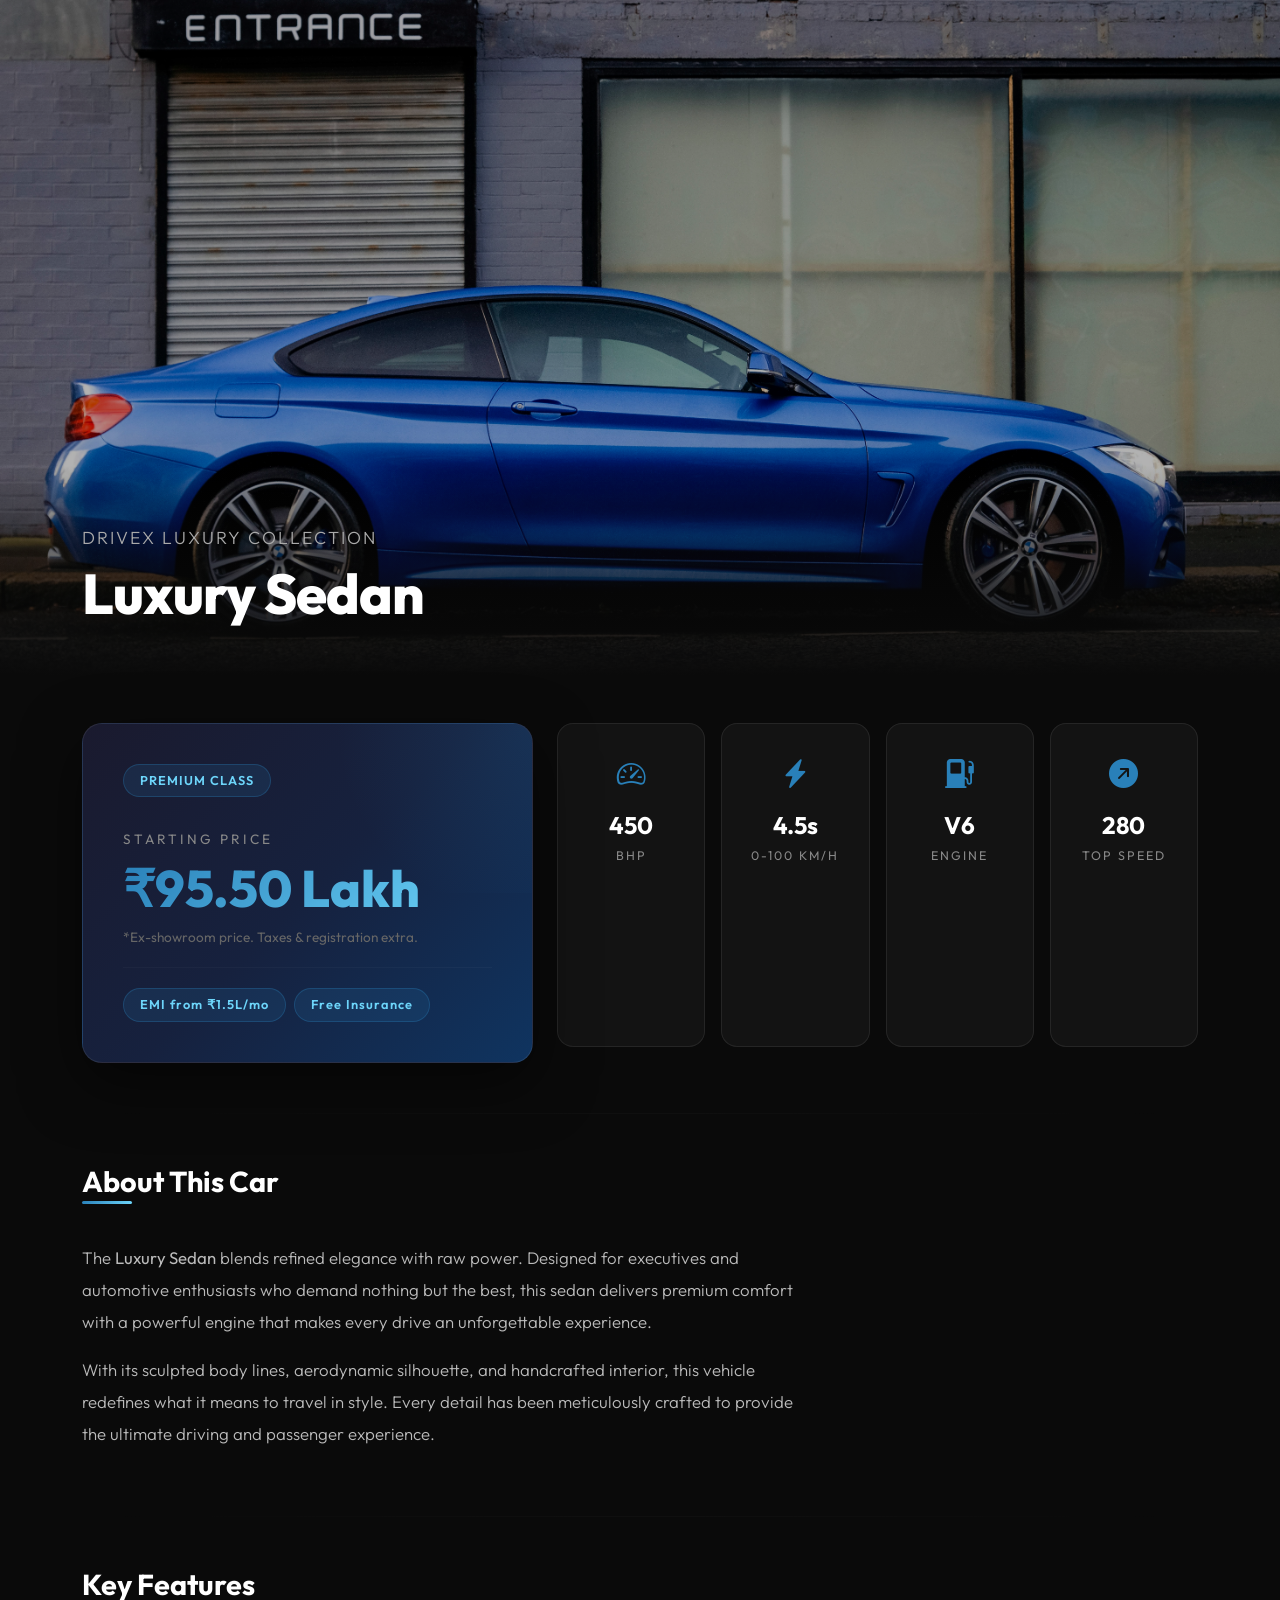
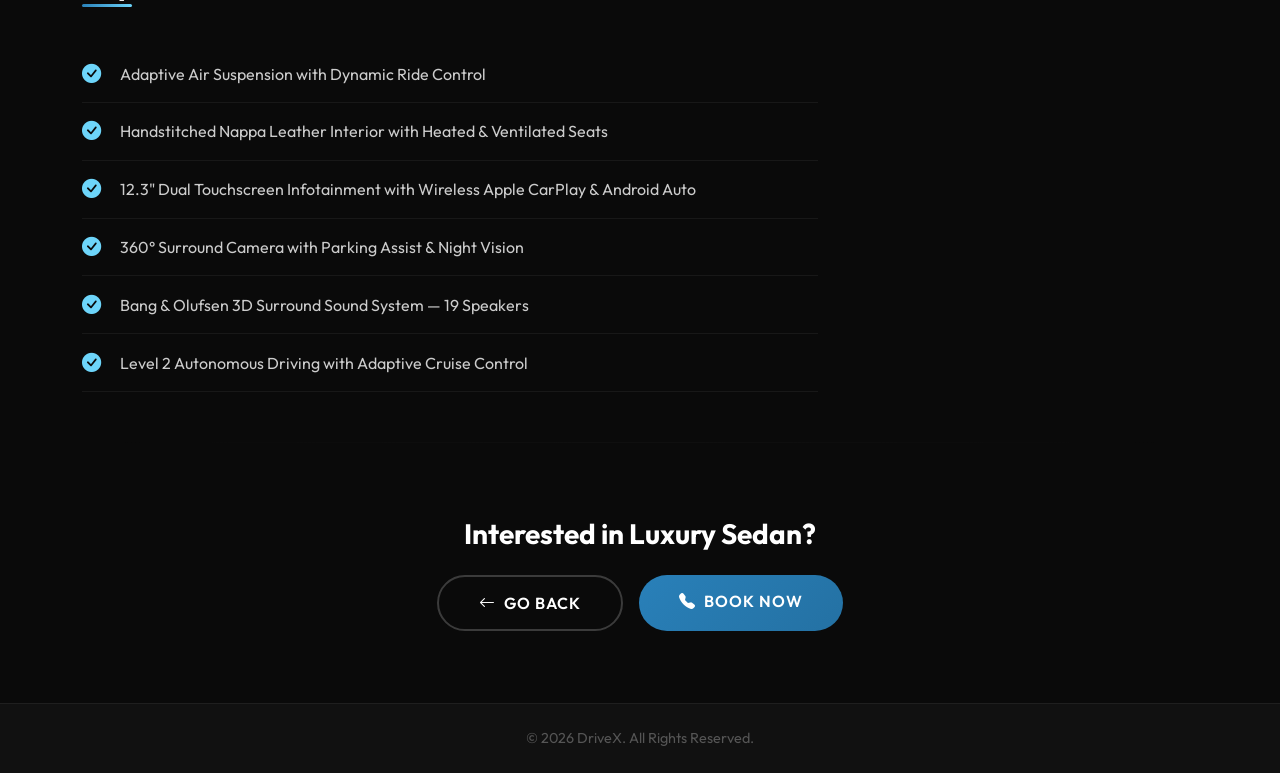
<file: luxury-sedan.html>
<!doctype html>
<html lang="en">

<head>
    <meta charset="utf-8">
    <meta name="viewport" content="width=device-width, initial-scale=1">
    <title>Luxury Sedan - DriveX</title>
    <link href="https://cdn.jsdelivr.net/npm/bootstrap@5.3.8/dist/css/bootstrap.min.css" rel="stylesheet">
    <link rel="stylesheet" href="https://cdn.jsdelivr.net/npm/bootstrap-icons@1.13.1/font/bootstrap-icons.min.css">
    <link href="https://fonts.googleapis.com/css2?family=Outfit:wght@300;400;500;600;700;800&display=swap" rel="stylesheet">
    <style>
        * { margin: 0; padding: 0; box-sizing: border-box; }
        body { font-family: 'Outfit', sans-serif; background: #0a0a0a; color: #fff; }

        .car-hero {
            position: relative;
            width: 100%;
            height: 75vh;
            overflow: hidden;
        }
        .car-hero img {
            width: 100%;
            height: 100%;
            object-fit: cover;
            filter: brightness(0.7);
        }
        .car-hero-overlay {
            position: absolute;
            bottom: 0;
            left: 0;
            right: 0;
            padding: 60px 40px 40px;
            background: linear-gradient(to top, #0a0a0a 0%, transparent 100%);
        }
        .car-hero-overlay h1 {
            font-size: 3.5rem;
            font-weight: 800;
            letter-spacing: -1px;
        }
        .car-hero-overlay .tagline {
            font-size: 1.1rem;
            color: #aaa;
            font-weight: 300;
            letter-spacing: 2px;
            text-transform: uppercase;
        }

        .price-section {
            background: linear-gradient(135deg, #1a1a2e 0%, #16213e 50%, #0f3460 100%);
            border-radius: 20px;
            padding: 40px;
            border: 1px solid rgba(255,255,255,0.08);
            box-shadow: 0 20px 60px rgba(0,0,0,0.5);
            position: relative;
            overflow: hidden;
        }
        .price-section::before {
            content: '';
            position: absolute;
            top: -50%;
            right: -50%;
            width: 100%;
            height: 100%;
            background: radial-gradient(circle, rgba(41,128,185,0.15) 0%, transparent 70%);
            pointer-events: none;
        }
        .price-label {
            font-size: 0.85rem;
            text-transform: uppercase;
            letter-spacing: 3px;
            color: #888;
            margin-bottom: 8px;
        }
        .price-value {
            font-size: 3.2rem;
            font-weight: 800;
            background: linear-gradient(135deg, #2980b9, #6dd5fa);
            -webkit-background-clip: text;
            -webkit-text-fill-color: transparent;
            background-clip: text;
        }
        .price-note {
            color: #666;
            font-size: 0.85rem;
            margin-top: 5px;
        }
        .price-badge {
            display: inline-block;
            background: rgba(41,128,185,0.15);
            color: #6dd5fa;
            padding: 6px 16px;
            border-radius: 30px;
            font-size: 0.8rem;
            font-weight: 600;
            letter-spacing: 1px;
            border: 1px solid rgba(41,128,185,0.3);
        }

        .spec-card {
            background: rgba(255,255,255,0.04);
            border: 1px solid rgba(255,255,255,0.08);
            border-radius: 16px;
            padding: 28px 24px;
            text-align: center;
            transition: all 0.3s ease;
        }
        .spec-card:hover {
            background: rgba(255,255,255,0.08);
            border-color: rgba(41,128,185,0.3);
            transform: translateY(-4px);
        }
        .spec-icon {
            font-size: 1.8rem;
            color: #2980b9;
            margin-bottom: 12px;
        }
        .spec-value {
            font-size: 1.5rem;
            font-weight: 700;
            margin-bottom: 4px;
        }
        .spec-label {
            font-size: 0.78rem;
            color: #888;
            text-transform: uppercase;
            letter-spacing: 2px;
        }

        .section-title {
            font-size: 1.8rem;
            font-weight: 700;
            margin-bottom: 20px;
            position: relative;
            display: inline-block;
        }
        .section-title::after {
            content: '';
            position: absolute;
            bottom: -6px;
            left: 0;
            width: 50px;
            height: 3px;
            background: linear-gradient(135deg, #2980b9, #6dd5fa);
            border-radius: 2px;
        }
        .desc-text {
            color: #bbb;
            font-size: 1.05rem;
            line-height: 1.9;
            font-weight: 300;
        }

        .feature-item {
            display: flex;
            align-items: center;
            gap: 14px;
            padding: 14px 0;
            border-bottom: 1px solid rgba(255,255,255,0.06);
        }
        .feature-item i {
            color: #6dd5fa;
            font-size: 1.2rem;
            min-width: 24px;
        }
        .feature-item span {
            color: #ccc;
            font-size: 1rem;
        }

        .btn-primary-custom {
            background: linear-gradient(135deg, #2980b9, #2471a3);
            border: none;
            padding: 14px 40px;
            border-radius: 50px;
            font-weight: 600;
            font-size: 1rem;
            letter-spacing: 1px;
            transition: all 0.3s ease;
            text-decoration: none;
            color: #fff;
            display: inline-block;
        }
        .btn-primary-custom:hover {
            transform: translateY(-2px);
            box-shadow: 0 10px 30px rgba(41,128,185,0.4);
            color: #fff;
        }
        .btn-outline-custom {
            background: transparent;
            border: 2px solid rgba(255,255,255,0.2);
            padding: 14px 40px;
            border-radius: 50px;
            font-weight: 600;
            font-size: 1rem;
            letter-spacing: 1px;
            transition: all 0.3s ease;
            text-decoration: none;
            color: #fff;
            display: inline-block;
        }
        .btn-outline-custom:hover {
            border-color: #2980b9;
            color: #6dd5fa;
            transform: translateY(-2px);
        }

        .section-divider {
            border: none;
            height: 1px;
            background: linear-gradient(to right, transparent, rgba(255,255,255,0.1), transparent);
            margin: 50px 0;
        }

        .fade-up {
            opacity: 0;
            transform: translateY(30px);
            animation: fadeUp 0.8s ease forwards;
        }
        @keyframes fadeUp {
            to { opacity: 1; transform: translateY(0); }
        }
        .fade-up:nth-child(2) { animation-delay: 0.15s; }
        .fade-up:nth-child(3) { animation-delay: 0.3s; }
        .fade-up:nth-child(4) { animation-delay: 0.45s; }
    </style>
</head>

<body>

    <!-- Hero Banner -->
    <div class="car-hero">
        <img src="blue.jfif" alt="Luxury Sedan">
        <div class="car-hero-overlay">
            <div class="container">
                <p class="tagline mb-2">DriveX Luxury Collection</p>
                <h1>Luxury Sedan</h1>
            </div>
        </div>
    </div>

    <!-- Main Content -->
    <div class="container py-5">

        <!-- Price + Specs Row -->
        <div class="row g-4 mb-5 fade-up">
            <div class="col-lg-5">
                <div class="price-section h-100">
                    <span class="price-badge mb-3">PREMIUM CLASS</span>
                    <p class="price-label mt-3">Starting Price</p>
                    <h2 class="price-value">₹95.50 Lakh</h2>
                    <p class="price-note">*Ex-showroom price. Taxes & registration extra.</p>
                    <hr style="border-color: rgba(255,255,255,0.1); margin: 20px 0;">
                    <div class="d-flex gap-2 flex-wrap">
                        <span class="price-badge">EMI from ₹1.5L/mo</span>
                        <span class="price-badge">Free Insurance</span>
                    </div>
                </div>
            </div>
            <div class="col-lg-7">
                <div class="row g-3 h-100">
                    <div class="col-6 col-md-3">
                        <div class="spec-card h-100">
                            <div class="spec-icon"><i class="bi bi-speedometer2"></i></div>
                            <div class="spec-value">450</div>
                            <div class="spec-label">BHP</div>
                        </div>
                    </div>
                    <div class="col-6 col-md-3">
                        <div class="spec-card h-100">
                            <div class="spec-icon"><i class="bi bi-lightning-charge-fill"></i></div>
                            <div class="spec-value">4.5s</div>
                            <div class="spec-label">0-100 KM/H</div>
                        </div>
                    </div>
                    <div class="col-6 col-md-3">
                        <div class="spec-card h-100">
                            <div class="spec-icon"><i class="bi bi-fuel-pump-fill"></i></div>
                            <div class="spec-value">V6</div>
                            <div class="spec-label">ENGINE</div>
                        </div>
                    </div>
                    <div class="col-6 col-md-3">
                        <div class="spec-card h-100">
                            <div class="spec-icon"><i class="bi bi-arrow-up-right-circle-fill"></i></div>
                            <div class="spec-value">280</div>
                            <div class="spec-label">TOP SPEED</div>
                        </div>
                    </div>
                </div>
            </div>
        </div>

        <hr class="section-divider">

        <!-- Description -->
        <div class="row fade-up">
            <div class="col-lg-8">
                <h2 class="section-title">About This Car</h2>
                <p class="desc-text mt-4">
                    The <strong>Luxury Sedan</strong> blends refined elegance with raw power. Designed for executives and 
                    automotive enthusiasts who demand nothing but the best, this sedan delivers premium comfort with a 
                    powerful engine that makes every drive an unforgettable experience.
                </p>
                <p class="desc-text">
                    With its sculpted body lines, aerodynamic silhouette, and handcrafted interior, this vehicle redefines
                    what it means to travel in style. Every detail has been meticulously crafted to provide the ultimate
                    driving and passenger experience.
                </p>
            </div>
        </div>

        <hr class="section-divider">

        <!-- Features -->
        <div class="row fade-up">
            <div class="col-lg-8">
                <h2 class="section-title">Key Features</h2>
                <div class="mt-4">
                    <div class="feature-item">
                        <i class="bi bi-check-circle-fill"></i>
                        <span>Adaptive Air Suspension with Dynamic Ride Control</span>
                    </div>
                    <div class="feature-item">
                        <i class="bi bi-check-circle-fill"></i>
                        <span>Handstitched Nappa Leather Interior with Heated & Ventilated Seats</span>
                    </div>
                    <div class="feature-item">
                        <i class="bi bi-check-circle-fill"></i>
                        <span>12.3" Dual Touchscreen Infotainment with Wireless Apple CarPlay & Android Auto</span>
                    </div>
                    <div class="feature-item">
                        <i class="bi bi-check-circle-fill"></i>
                        <span>360° Surround Camera with Parking Assist & Night Vision</span>
                    </div>
                    <div class="feature-item">
                        <i class="bi bi-check-circle-fill"></i>
                        <span>Bang & Olufsen 3D Surround Sound System — 19 Speakers</span>
                    </div>
                    <div class="feature-item">
                        <i class="bi bi-check-circle-fill"></i>
                        <span>Level 2 Autonomous Driving with Adaptive Cruise Control</span>
                    </div>
                </div>
            </div>
        </div>

        <hr class="section-divider">

        <!-- CTA -->
        <div class="text-center fade-up py-4">
            <h3 class="mb-4" style="font-weight: 700;">Interested in Luxury Sedan?</h3>
            <div class="d-flex justify-content-center gap-3 flex-wrap">
                <a href="index.html" class="btn-outline-custom">
                    <i class="bi bi-arrow-left me-2"></i>GO BACK
                </a>
                <a href="index.html#contact" class="btn-primary-custom">
                    <i class="bi bi-telephone-fill me-2"></i>BOOK NOW
                </a>
            </div>
        </div>

    </div>

    <!-- Footer -->
    <div class="container-fluid" style="background: #111; border-top: 1px solid rgba(255,255,255,0.06);">
        <div class="container text-center py-4">
            <p style="color: #555; margin: 0; font-size: 0.9rem;">© 2026 DriveX. All Rights Reserved.</p>
        </div>
    </div>

    <script src="https://cdn.jsdelivr.net/npm/bootstrap@5.3.8/dist/js/bootstrap.bundle.min.js"></script>
</body>

</html>
</file>
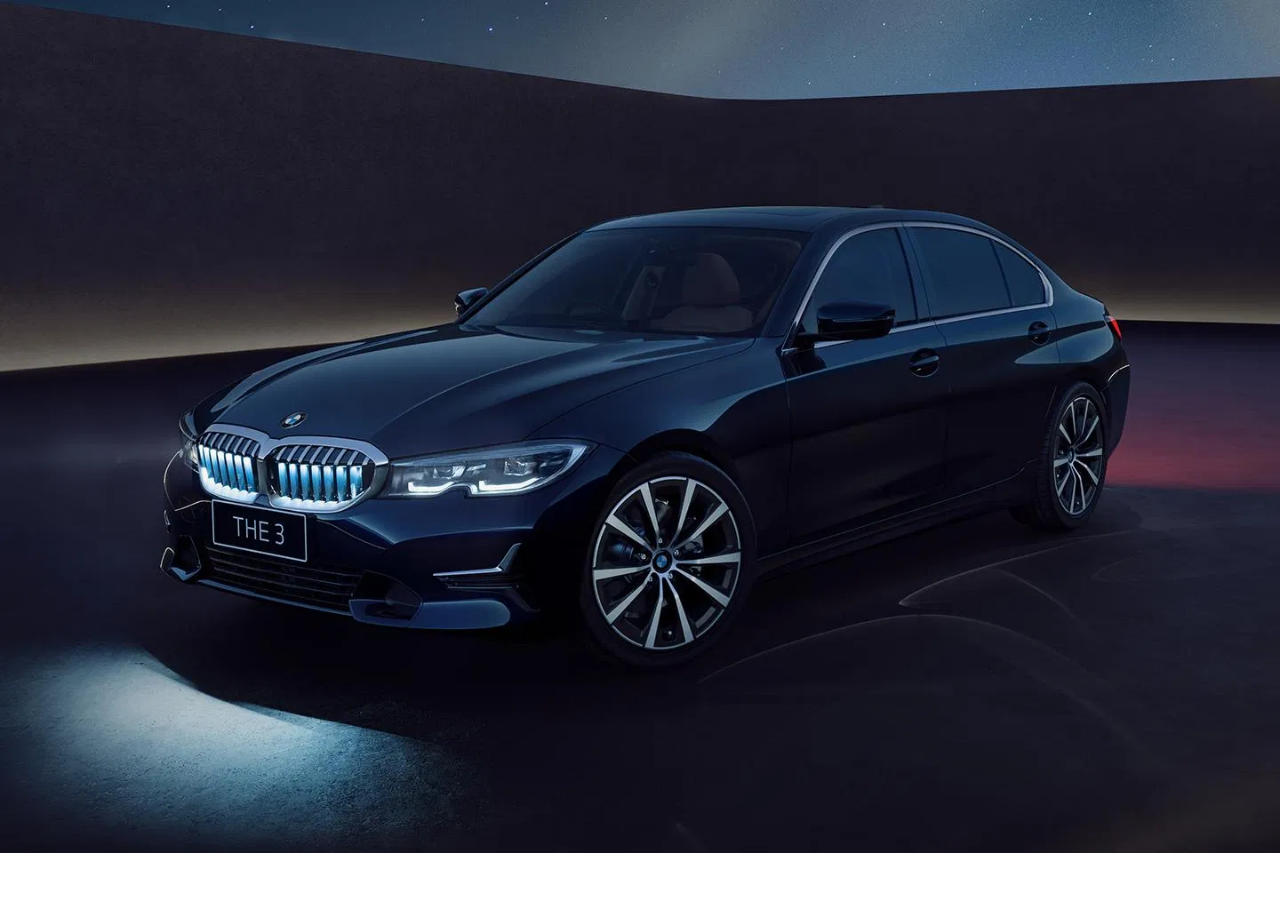
<file: sedan2.html>
<!doctype html>
<html lang="en">
  <head>
    <meta charset="utf-8">
    <meta name="viewport" content="width=device-width, initial-scale=1">
    <title>Bootstrap demo</title>
    <link href="https://cdn.jsdelivr.net/npm/bootstrap@5.3.8/dist/css/bootstrap.min.css" rel="stylesheet" integrity="sha384-sRIl4kxILFvY47J16cr9ZwB07vP4J8+LH7qKQnuqkuIAvNWLzeN8tE5YBujZqJLB" crossorigin="anonymous">
  </head>
  <body>
 
    <img src="sedan.webp" alt="" class="w-100 h-75">












    <script src="https://cdn.jsdelivr.net/npm/bootstrap@5.3.8/dist/js/bootstrap.bundle.min.js" integrity="sha384-FKyoEForCGlyvwx9Hj09JcYn3nv7wiPVlz7YYwJrWVcXK/BmnVDxM+D2scQbITxI" crossorigin="anonymous"></script>
  </body>
</html>
</file>
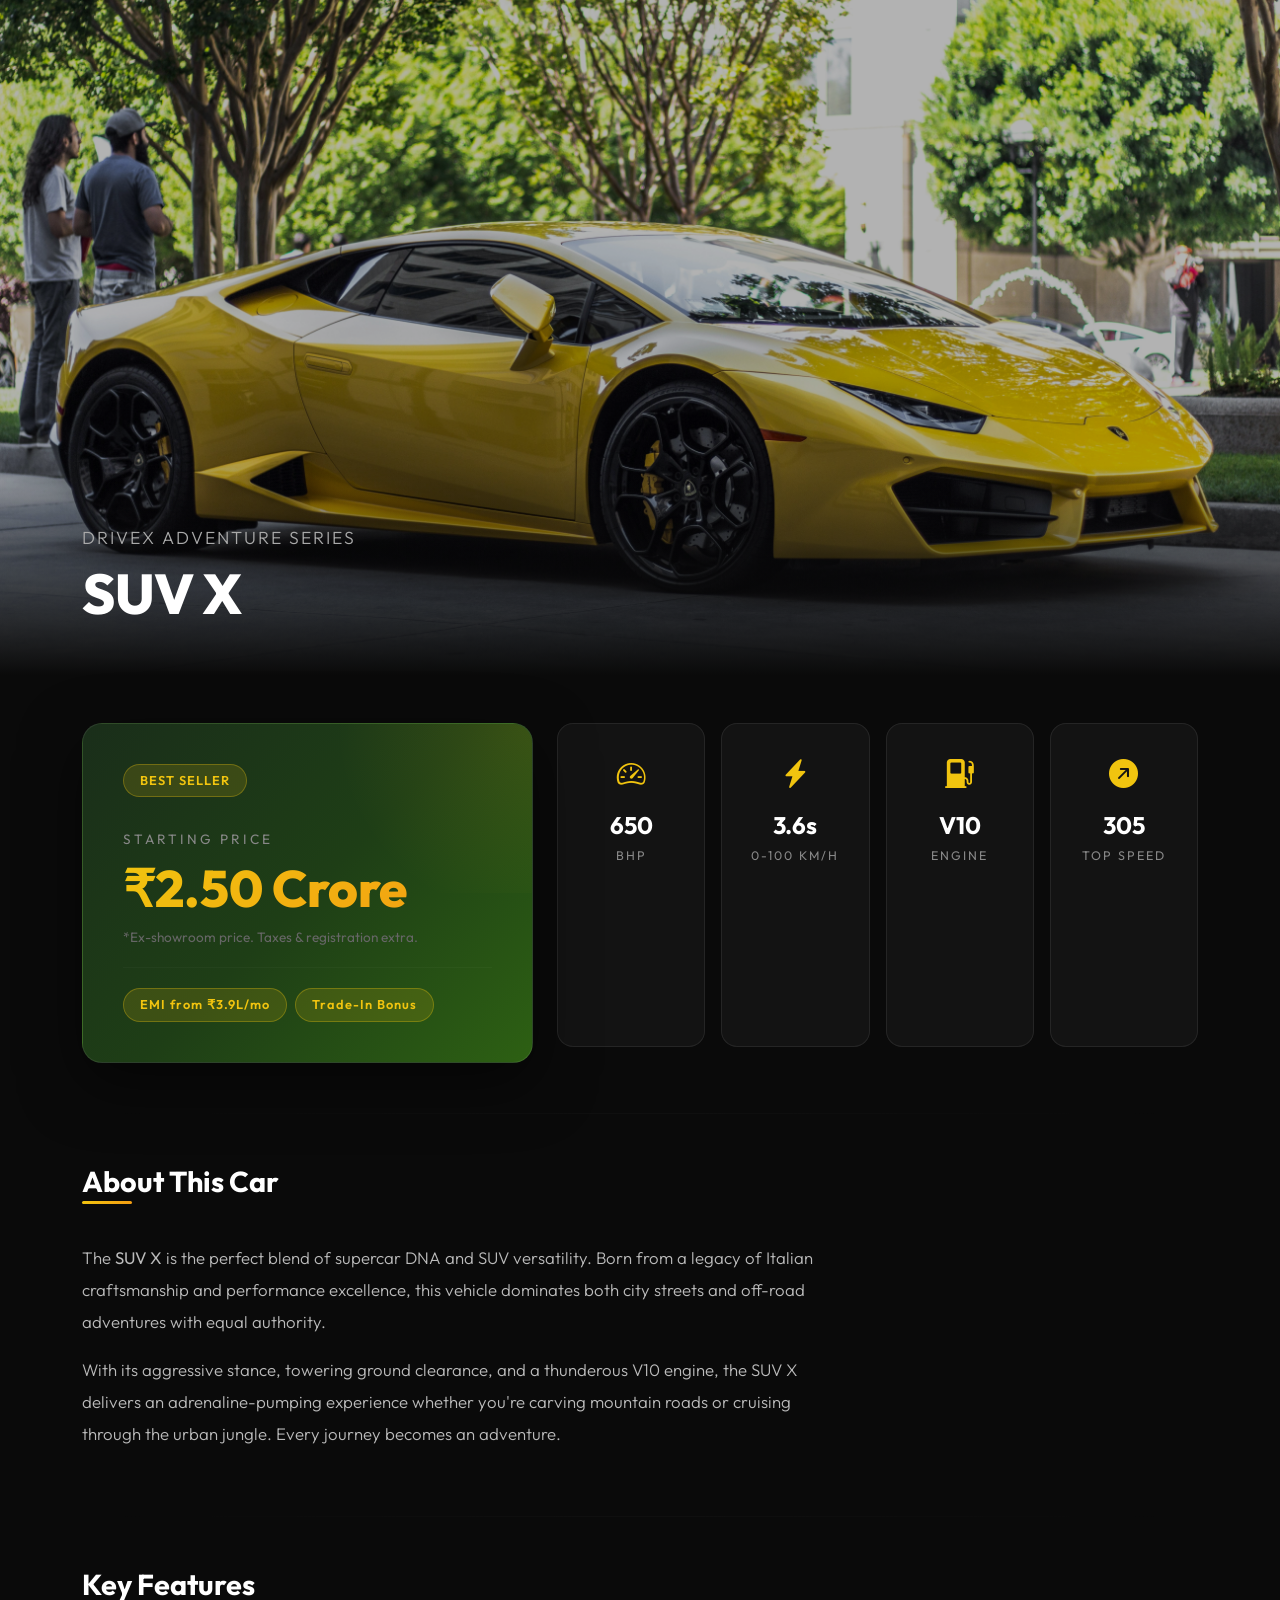
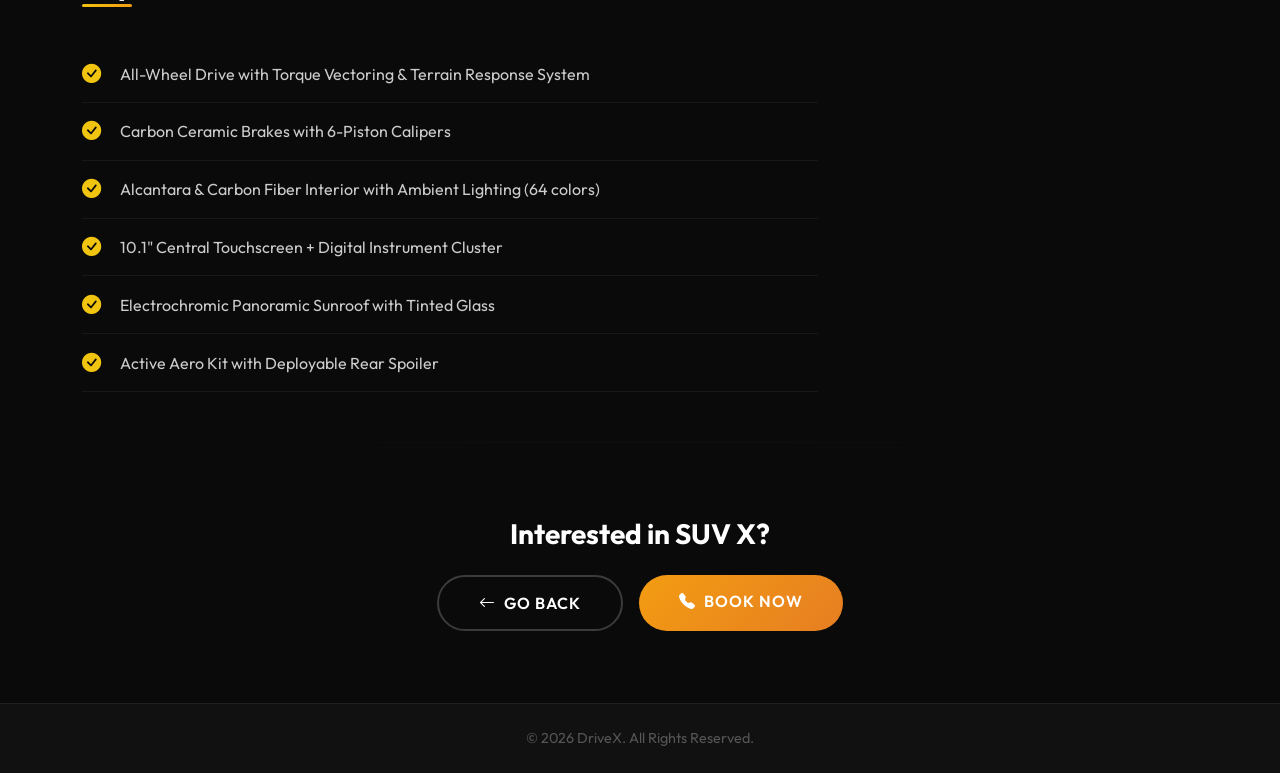
<file: suv-x.html>
<!doctype html>
<html lang="en">

<head>
    <meta charset="utf-8">
    <meta name="viewport" content="width=device-width, initial-scale=1">
    <title>SUV X - DriveX</title>
    <link href="https://cdn.jsdelivr.net/npm/bootstrap@5.3.8/dist/css/bootstrap.min.css" rel="stylesheet">
    <link rel="stylesheet" href="https://cdn.jsdelivr.net/npm/bootstrap-icons@1.13.1/font/bootstrap-icons.min.css">
    <link href="https://fonts.googleapis.com/css2?family=Outfit:wght@300;400;500;600;700;800&display=swap" rel="stylesheet">
    <style>
        * { margin: 0; padding: 0; box-sizing: border-box; }
        body { font-family: 'Outfit', sans-serif; background: #0a0a0a; color: #fff; }

        .car-hero {
            position: relative;
            width: 100%;
            height: 75vh;
            overflow: hidden;
        }
        .car-hero img {
            width: 100%;
            height: 100%;
            object-fit: cover;
            filter: brightness(0.7);
        }
        .car-hero-overlay {
            position: absolute;
            bottom: 0;
            left: 0;
            right: 0;
            padding: 60px 40px 40px;
            background: linear-gradient(to top, #0a0a0a 0%, transparent 100%);
        }
        .car-hero-overlay h1 {
            font-size: 3.5rem;
            font-weight: 800;
            letter-spacing: -1px;
        }
        .car-hero-overlay .tagline {
            font-size: 1.1rem;
            color: #aaa;
            font-weight: 300;
            letter-spacing: 2px;
            text-transform: uppercase;
        }

        .price-section {
            background: linear-gradient(135deg, #1a2e1a 0%, #1e3e16 50%, #2d6013 100%);
            border-radius: 20px;
            padding: 40px;
            border: 1px solid rgba(255,255,255,0.08);
            box-shadow: 0 20px 60px rgba(0,0,0,0.5);
            position: relative;
            overflow: hidden;
        }
        .price-section::before {
            content: '';
            position: absolute;
            top: -50%;
            right: -50%;
            width: 100%;
            height: 100%;
            background: radial-gradient(circle, rgba(241,196,15,0.12) 0%, transparent 70%);
            pointer-events: none;
        }
        .price-label {
            font-size: 0.85rem;
            text-transform: uppercase;
            letter-spacing: 3px;
            color: #888;
            margin-bottom: 8px;
        }
        .price-value {
            font-size: 3.2rem;
            font-weight: 800;
            background: linear-gradient(135deg, #f1c40f, #f39c12);
            -webkit-background-clip: text;
            -webkit-text-fill-color: transparent;
            background-clip: text;
        }
        .price-note {
            color: #666;
            font-size: 0.85rem;
            margin-top: 5px;
        }
        .price-badge {
            display: inline-block;
            background: rgba(241,196,15,0.15);
            color: #f1c40f;
            padding: 6px 16px;
            border-radius: 30px;
            font-size: 0.8rem;
            font-weight: 600;
            letter-spacing: 1px;
            border: 1px solid rgba(241,196,15,0.3);
        }

        .spec-card {
            background: rgba(255,255,255,0.04);
            border: 1px solid rgba(255,255,255,0.08);
            border-radius: 16px;
            padding: 28px 24px;
            text-align: center;
            transition: all 0.3s ease;
        }
        .spec-card:hover {
            background: rgba(255,255,255,0.08);
            border-color: rgba(241,196,15,0.3);
            transform: translateY(-4px);
        }
        .spec-icon {
            font-size: 1.8rem;
            color: #f1c40f;
            margin-bottom: 12px;
        }
        .spec-value {
            font-size: 1.5rem;
            font-weight: 700;
            margin-bottom: 4px;
        }
        .spec-label {
            font-size: 0.78rem;
            color: #888;
            text-transform: uppercase;
            letter-spacing: 2px;
        }

        .section-title {
            font-size: 1.8rem;
            font-weight: 700;
            margin-bottom: 20px;
            position: relative;
            display: inline-block;
        }
        .section-title::after {
            content: '';
            position: absolute;
            bottom: -6px;
            left: 0;
            width: 50px;
            height: 3px;
            background: linear-gradient(135deg, #f1c40f, #f39c12);
            border-radius: 2px;
        }
        .desc-text {
            color: #bbb;
            font-size: 1.05rem;
            line-height: 1.9;
            font-weight: 300;
        }

        .feature-item {
            display: flex;
            align-items: center;
            gap: 14px;
            padding: 14px 0;
            border-bottom: 1px solid rgba(255,255,255,0.06);
        }
        .feature-item i {
            color: #f1c40f;
            font-size: 1.2rem;
            min-width: 24px;
        }
        .feature-item span {
            color: #ccc;
            font-size: 1rem;
        }

        .btn-primary-custom {
            background: linear-gradient(135deg, #f39c12, #e67e22);
            border: none;
            padding: 14px 40px;
            border-radius: 50px;
            font-weight: 600;
            font-size: 1rem;
            letter-spacing: 1px;
            transition: all 0.3s ease;
            text-decoration: none;
            color: #fff;
            display: inline-block;
        }
        .btn-primary-custom:hover {
            transform: translateY(-2px);
            box-shadow: 0 10px 30px rgba(243,156,18,0.4);
            color: #fff;
        }
        .btn-outline-custom {
            background: transparent;
            border: 2px solid rgba(255,255,255,0.2);
            padding: 14px 40px;
            border-radius: 50px;
            font-weight: 600;
            font-size: 1rem;
            letter-spacing: 1px;
            transition: all 0.3s ease;
            text-decoration: none;
            color: #fff;
            display: inline-block;
        }
        .btn-outline-custom:hover {
            border-color: #f1c40f;
            color: #f1c40f;
            transform: translateY(-2px);
        }

        .section-divider {
            border: none;
            height: 1px;
            background: linear-gradient(to right, transparent, rgba(255,255,255,0.1), transparent);
            margin: 50px 0;
        }

        .fade-up {
            opacity: 0;
            transform: translateY(30px);
            animation: fadeUp 0.8s ease forwards;
        }
        @keyframes fadeUp {
            to { opacity: 1; transform: translateY(0); }
        }
        .fade-up:nth-child(2) { animation-delay: 0.15s; }
        .fade-up:nth-child(3) { animation-delay: 0.3s; }
        .fade-up:nth-child(4) { animation-delay: 0.45s; }
    </style>
</head>

<body>

    <!-- Hero Banner -->
    <div class="car-hero">
        <img src="lambo.jfif" alt="SUV X">
        <div class="car-hero-overlay">
            <div class="container">
                <p class="tagline mb-2">DriveX Adventure Series</p>
                <h1>SUV X</h1>
            </div>
        </div>
    </div>

    <!-- Main Content -->
    <div class="container py-5">

        <!-- Price + Specs Row -->
        <div class="row g-4 mb-5 fade-up">
            <div class="col-lg-5">
                <div class="price-section h-100">
                    <span class="price-badge mb-3">BEST SELLER</span>
                    <p class="price-label mt-3">Starting Price</p>
                    <h2 class="price-value">₹2.50 Crore</h2>
                    <p class="price-note">*Ex-showroom price. Taxes & registration extra.</p>
                    <hr style="border-color: rgba(255,255,255,0.1); margin: 20px 0;">
                    <div class="d-flex gap-2 flex-wrap">
                        <span class="price-badge">EMI from ₹3.9L/mo</span>
                        <span class="price-badge">Trade-In Bonus</span>
                    </div>
                </div>
            </div>
            <div class="col-lg-7">
                <div class="row g-3 h-100">
                    <div class="col-6 col-md-3">
                        <div class="spec-card h-100">
                            <div class="spec-icon"><i class="bi bi-speedometer2"></i></div>
                            <div class="spec-value">650</div>
                            <div class="spec-label">BHP</div>
                        </div>
                    </div>
                    <div class="col-6 col-md-3">
                        <div class="spec-card h-100">
                            <div class="spec-icon"><i class="bi bi-lightning-charge-fill"></i></div>
                            <div class="spec-value">3.6s</div>
                            <div class="spec-label">0-100 KM/H</div>
                        </div>
                    </div>
                    <div class="col-6 col-md-3">
                        <div class="spec-card h-100">
                            <div class="spec-icon"><i class="bi bi-fuel-pump-fill"></i></div>
                            <div class="spec-value">V10</div>
                            <div class="spec-label">ENGINE</div>
                        </div>
                    </div>
                    <div class="col-6 col-md-3">
                        <div class="spec-card h-100">
                            <div class="spec-icon"><i class="bi bi-arrow-up-right-circle-fill"></i></div>
                            <div class="spec-value">305</div>
                            <div class="spec-label">TOP SPEED</div>
                        </div>
                    </div>
                </div>
            </div>
        </div>

        <hr class="section-divider">

        <!-- Description -->
        <div class="row fade-up">
            <div class="col-lg-8">
                <h2 class="section-title">About This Car</h2>
                <p class="desc-text mt-4">
                    The <strong>SUV X</strong> is the perfect blend of supercar DNA and SUV versatility. 
                    Born from a legacy of Italian craftsmanship and performance excellence, this vehicle dominates 
                    both city streets and off-road adventures with equal authority.
                </p>
                <p class="desc-text">
                    With its aggressive stance, towering ground clearance, and a thunderous V10 engine, 
                    the SUV X delivers an adrenaline-pumping experience whether you're carving mountain roads 
                    or cruising through the urban jungle. Every journey becomes an adventure.
                </p>
            </div>
        </div>

        <hr class="section-divider">

        <!-- Features -->
        <div class="row fade-up">
            <div class="col-lg-8">
                <h2 class="section-title">Key Features</h2>
                <div class="mt-4">
                    <div class="feature-item">
                        <i class="bi bi-check-circle-fill"></i>
                        <span>All-Wheel Drive with Torque Vectoring & Terrain Response System</span>
                    </div>
                    <div class="feature-item">
                        <i class="bi bi-check-circle-fill"></i>
                        <span>Carbon Ceramic Brakes with 6-Piston Calipers</span>
                    </div>
                    <div class="feature-item">
                        <i class="bi bi-check-circle-fill"></i>
                        <span>Alcantara & Carbon Fiber Interior with Ambient Lighting (64 colors)</span>
                    </div>
                    <div class="feature-item">
                        <i class="bi bi-check-circle-fill"></i>
                        <span>10.1" Central Touchscreen + Digital Instrument Cluster</span>
                    </div>
                    <div class="feature-item">
                        <i class="bi bi-check-circle-fill"></i>
                        <span>Electrochromic Panoramic Sunroof with Tinted Glass</span>
                    </div>
                    <div class="feature-item">
                        <i class="bi bi-check-circle-fill"></i>
                        <span>Active Aero Kit with Deployable Rear Spoiler</span>
                    </div>
                </div>
            </div>
        </div>

        <hr class="section-divider">

        <!-- CTA -->
        <div class="text-center fade-up py-4">
            <h3 class="mb-4" style="font-weight: 700;">Interested in SUV X?</h3>
            <div class="d-flex justify-content-center gap-3 flex-wrap">
                <a href="index.html" class="btn-outline-custom">
                    <i class="bi bi-arrow-left me-2"></i>GO BACK
                </a>
                <a href="index.html#contact" class="btn-primary-custom">
                    <i class="bi bi-telephone-fill me-2"></i>BOOK NOW
                </a>
            </div>
        </div>

    </div>

    <!-- Footer -->
    <div class="container-fluid" style="background: #111; border-top: 1px solid rgba(255,255,255,0.06);">
        <div class="container text-center py-4">
            <p style="color: #555; margin: 0; font-size: 0.9rem;">© 2026 DriveX. All Rights Reserved.</p>
        </div>
    </div>

    <script src="https://cdn.jsdelivr.net/npm/bootstrap@5.3.8/dist/js/bootstrap.bundle.min.js"></script>
</body>

</html>
</file>
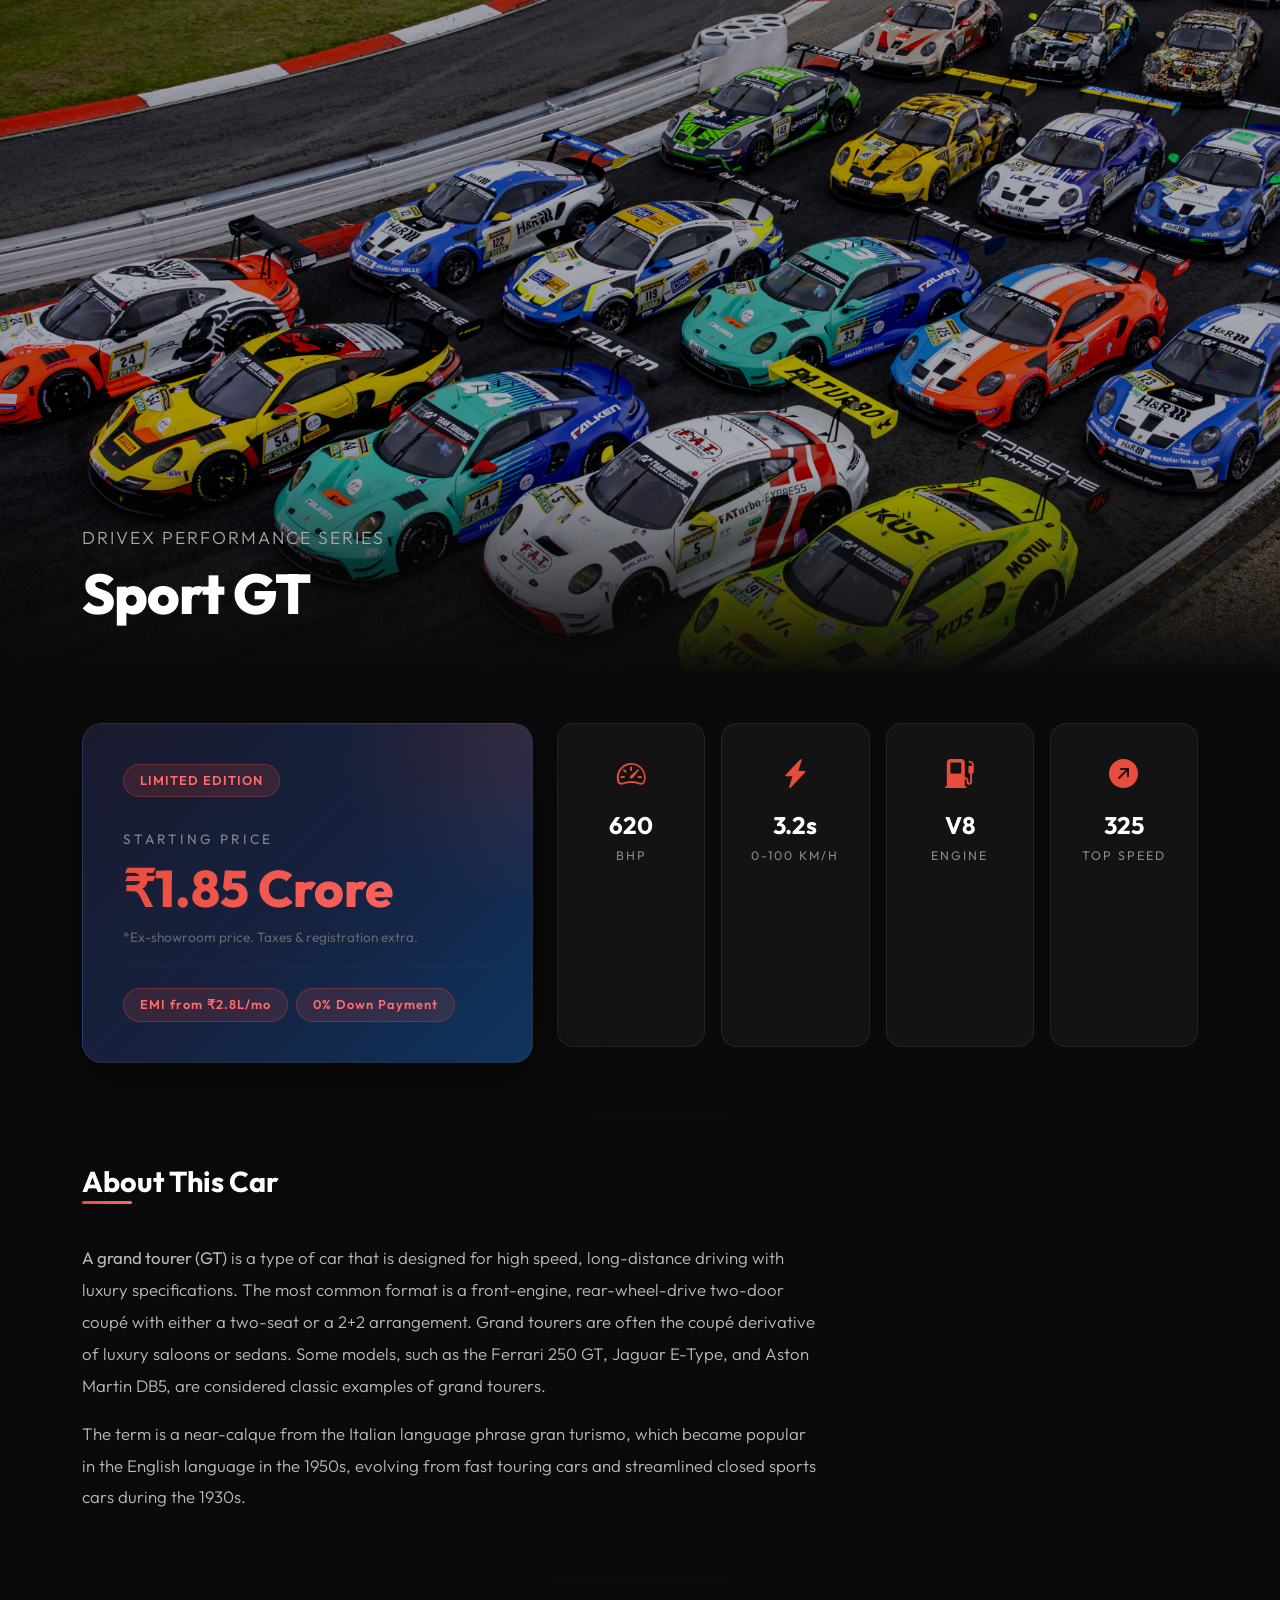
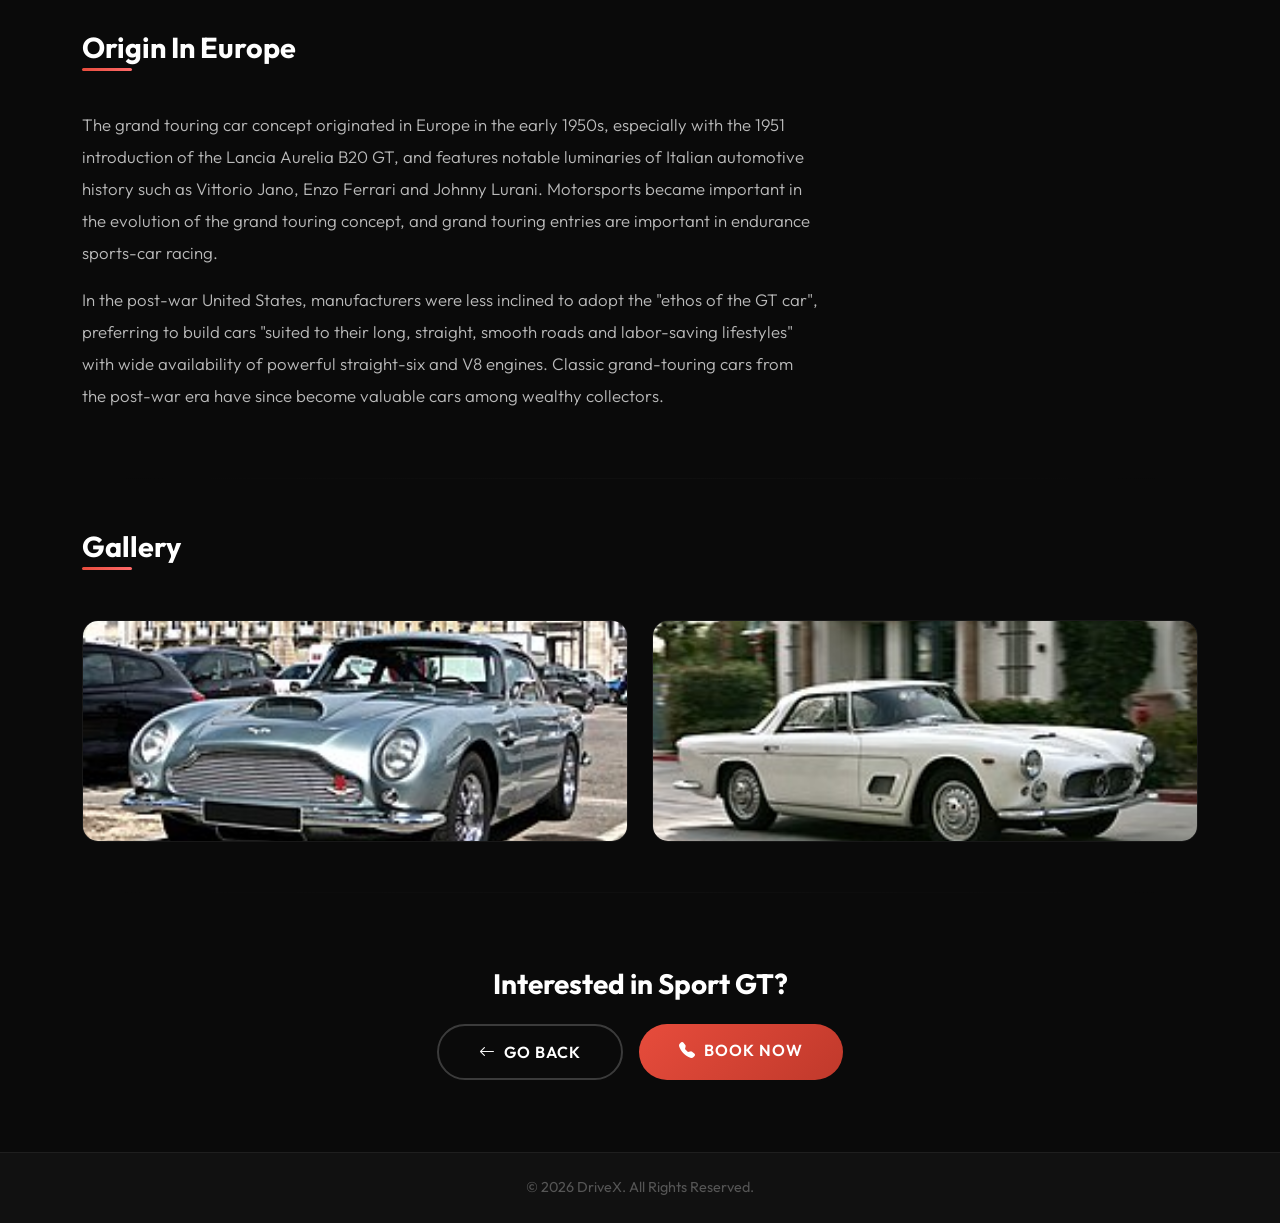
<file: view.html>
<!doctype html>
<html lang="en">

<head>
    <meta charset="utf-8">
    <meta name="viewport" content="width=device-width, initial-scale=1">
    <title>Sport GT - DriveX</title>
    <link href="https://cdn.jsdelivr.net/npm/bootstrap@5.3.8/dist/css/bootstrap.min.css" rel="stylesheet">
    <link rel="stylesheet" href="https://cdn.jsdelivr.net/npm/bootstrap-icons@1.13.1/font/bootstrap-icons.min.css">
    <link href="https://fonts.googleapis.com/css2?family=Outfit:wght@300;400;500;600;700;800&display=swap" rel="stylesheet">
    <style>
        * { margin: 0; padding: 0; box-sizing: border-box; }
        body { font-family: 'Outfit', sans-serif; background: #0a0a0a; color: #fff; }

        /* Hero Banner */
        .car-hero {
            position: relative;
            width: 100%;
            height: 75vh;
            overflow: hidden;
        }
        .car-hero img {
            width: 100%;
            height: 100%;
            object-fit: cover;
            filter: brightness(0.7);
        }
        .car-hero-overlay {
            position: absolute;
            bottom: 0;
            left: 0;
            right: 0;
            padding: 60px 40px 40px;
            background: linear-gradient(to top, #0a0a0a 0%, transparent 100%);
        }
        .car-hero-overlay h1 {
            font-size: 3.5rem;
            font-weight: 800;
            letter-spacing: -1px;
        }
        .car-hero-overlay .tagline {
            font-size: 1.1rem;
            color: #aaa;
            font-weight: 300;
            letter-spacing: 2px;
            text-transform: uppercase;
        }

        /* Price Card */
        .price-section {
            background: linear-gradient(135deg, #1a1a2e 0%, #16213e 50%, #0f3460 100%);
            border-radius: 20px;
            padding: 40px;
            border: 1px solid rgba(255,255,255,0.08);
            box-shadow: 0 20px 60px rgba(0,0,0,0.5);
            position: relative;
            overflow: hidden;
        }
        .price-section::before {
            content: '';
            position: absolute;
            top: -50%;
            right: -50%;
            width: 100%;
            height: 100%;
            background: radial-gradient(circle, rgba(231,76,60,0.15) 0%, transparent 70%);
            pointer-events: none;
        }
        .price-label {
            font-size: 0.85rem;
            text-transform: uppercase;
            letter-spacing: 3px;
            color: #888;
            margin-bottom: 8px;
        }
        .price-value {
            font-size: 3.2rem;
            font-weight: 800;
            background: linear-gradient(135deg, #e74c3c, #ff6b6b);
            -webkit-background-clip: text;
            -webkit-text-fill-color: transparent;
            background-clip: text;
        }
        .price-note {
            color: #666;
            font-size: 0.85rem;
            margin-top: 5px;
        }
        .price-badge {
            display: inline-block;
            background: rgba(231,76,60,0.15);
            color: #ff6b6b;
            padding: 6px 16px;
            border-radius: 30px;
            font-size: 0.8rem;
            font-weight: 600;
            letter-spacing: 1px;
            border: 1px solid rgba(231,76,60,0.3);
        }

        /* Specs Grid */
        .spec-card {
            background: rgba(255,255,255,0.04);
            border: 1px solid rgba(255,255,255,0.08);
            border-radius: 16px;
            padding: 28px 24px;
            text-align: center;
            transition: all 0.3s ease;
        }
        .spec-card:hover {
            background: rgba(255,255,255,0.08);
            border-color: rgba(231,76,60,0.3);
            transform: translateY(-4px);
        }
        .spec-icon {
            font-size: 1.8rem;
            color: #e74c3c;
            margin-bottom: 12px;
        }
        .spec-value {
            font-size: 1.5rem;
            font-weight: 700;
            margin-bottom: 4px;
        }
        .spec-label {
            font-size: 0.78rem;
            color: #888;
            text-transform: uppercase;
            letter-spacing: 2px;
        }

        /* Description */
        .section-title {
            font-size: 1.8rem;
            font-weight: 700;
            margin-bottom: 20px;
            position: relative;
            display: inline-block;
        }
        .section-title::after {
            content: '';
            position: absolute;
            bottom: -6px;
            left: 0;
            width: 50px;
            height: 3px;
            background: linear-gradient(135deg, #e74c3c, #ff6b6b);
            border-radius: 2px;
        }
        .desc-text {
            color: #bbb;
            font-size: 1.05rem;
            line-height: 1.9;
            font-weight: 300;
        }

        /* Gallery */
        .gallery-img {
            border-radius: 16px;
            overflow: hidden;
            border: 1px solid rgba(255,255,255,0.06);
            transition: all 0.4s ease;
        }
        .gallery-img:hover {
            transform: scale(1.03);
            border-color: rgba(231,76,60,0.3);
            box-shadow: 0 10px 40px rgba(231,76,60,0.15);
        }
        .gallery-img img {
            width: 100%;
            height: 220px;
            object-fit: cover;
            display: block;
        }

        /* Buttons */
        .btn-primary-custom {
            background: linear-gradient(135deg, #e74c3c, #c0392b);
            border: none;
            padding: 14px 40px;
            border-radius: 50px;
            font-weight: 600;
            font-size: 1rem;
            letter-spacing: 1px;
            transition: all 0.3s ease;
            text-decoration: none;
            color: #fff;
            display: inline-block;
        }
        .btn-primary-custom:hover {
            transform: translateY(-2px);
            box-shadow: 0 10px 30px rgba(231,76,60,0.4);
            color: #fff;
        }
        .btn-outline-custom {
            background: transparent;
            border: 2px solid rgba(255,255,255,0.2);
            padding: 14px 40px;
            border-radius: 50px;
            font-weight: 600;
            font-size: 1rem;
            letter-spacing: 1px;
            transition: all 0.3s ease;
            text-decoration: none;
            color: #fff;
            display: inline-block;
        }
        .btn-outline-custom:hover {
            border-color: #e74c3c;
            color: #e74c3c;
            transform: translateY(-2px);
        }

        /* Divider */
        .section-divider {
            border: none;
            height: 1px;
            background: linear-gradient(to right, transparent, rgba(255,255,255,0.1), transparent);
            margin: 50px 0;
        }

        /* Fade-in animation */
        .fade-up {
            opacity: 0;
            transform: translateY(30px);
            animation: fadeUp 0.8s ease forwards;
        }
        @keyframes fadeUp {
            to { opacity: 1; transform: translateY(0); }
        }
        .fade-up:nth-child(2) { animation-delay: 0.15s; }
        .fade-up:nth-child(3) { animation-delay: 0.3s; }
        .fade-up:nth-child(4) { animation-delay: 0.45s; }
    </style>
</head>

<body>

    <!-- Hero Banner -->
    <div class="car-hero">
        <img src="view photo 1.avif" alt="Sport GT">
        <div class="car-hero-overlay">
            <div class="container">
                <p class="tagline mb-2">DriveX Performance Series</p>
                <h1>Sport GT</h1>
            </div>
        </div>
    </div>

    <!-- Main Content -->
    <div class="container py-5">

        <!-- Price + Specs Row -->
        <div class="row g-4 mb-5 fade-up">
            <div class="col-lg-5">
                <div class="price-section h-100">
                    <span class="price-badge mb-3">LIMITED EDITION</span>
                    <p class="price-label mt-3">Starting Price</p>
                    <h2 class="price-value">₹1.85 Crore</h2>
                    <p class="price-note">*Ex-showroom price. Taxes & registration extra.</p>
                    <hr style="border-color: rgba(255,255,255,0.1); margin: 20px 0;">
                    <div class="d-flex gap-2 flex-wrap">
                        <span class="price-badge">EMI from ₹2.8L/mo</span>
                        <span class="price-badge">0% Down Payment</span>
                    </div>
                </div>
            </div>
            <div class="col-lg-7">
                <div class="row g-3 h-100">
                    <div class="col-6 col-md-3">
                        <div class="spec-card h-100">
                            <div class="spec-icon"><i class="bi bi-speedometer2"></i></div>
                            <div class="spec-value">620</div>
                            <div class="spec-label">BHP</div>
                        </div>
                    </div>
                    <div class="col-6 col-md-3">
                        <div class="spec-card h-100">
                            <div class="spec-icon"><i class="bi bi-lightning-charge-fill"></i></div>
                            <div class="spec-value">3.2s</div>
                            <div class="spec-label">0-100 KM/H</div>
                        </div>
                    </div>
                    <div class="col-6 col-md-3">
                        <div class="spec-card h-100">
                            <div class="spec-icon"><i class="bi bi-fuel-pump-fill"></i></div>
                            <div class="spec-value">V8</div>
                            <div class="spec-label">ENGINE</div>
                        </div>
                    </div>
                    <div class="col-6 col-md-3">
                        <div class="spec-card h-100">
                            <div class="spec-icon"><i class="bi bi-arrow-up-right-circle-fill"></i></div>
                            <div class="spec-value">325</div>
                            <div class="spec-label">TOP SPEED</div>
                        </div>
                    </div>
                </div>
            </div>
        </div>

        <hr class="section-divider">

        <!-- Description -->
        <div class="row fade-up">
            <div class="col-lg-8">
                <h2 class="section-title">About This Car</h2>
                <p class="desc-text mt-4">
                    <strong>A grand tourer (GT)</strong> is a type of car that is designed for
                    high speed, long-distance driving with luxury specifications. The most common format is a front-engine,
                    rear-wheel-drive two-door coupé with either a two-seat or a 2+2 arrangement. Grand tourers are often the coupé
                    derivative of luxury saloons or sedans. Some models, such as the Ferrari 250 GT, Jaguar E-Type, and Aston Martin
                    DB5, are considered classic examples of grand tourers.
                </p>
                <p class="desc-text">
                    The term is a near-calque from the Italian language phrase gran turismo, which became popular in the English
                    language in the 1950s, evolving from fast touring cars and streamlined closed sports cars during the 1930s.
                </p>
            </div>
        </div>

        <hr class="section-divider">

        <!-- Origin Section -->
        <div class="row fade-up">
            <div class="col-lg-8">
                <h2 class="section-title">Origin In Europe</h2>
                <p class="desc-text mt-4">
                    The grand touring car concept originated in Europe in the early 1950s, especially with the 1951 introduction
                    of the Lancia Aurelia B20 GT, and features notable luminaries of Italian automotive history such as
                    Vittorio Jano, Enzo Ferrari and Johnny Lurani. Motorsports became important in the evolution of the
                    grand touring concept, and grand touring entries are important in endurance sports-car racing.
                </p>
                <p class="desc-text">
                    In the post-war United States, manufacturers were less inclined to adopt the "ethos of the GT car",
                    preferring to build cars "suited to their long, straight, smooth roads and labor-saving lifestyles"
                    with wide availability of powerful straight-six and V8 engines. Classic grand-touring cars from the post-war
                    era have since become valuable cars among wealthy collectors.
                </p>
            </div>
        </div>

        <hr class="section-divider">

        <!-- Gallery -->
        <div class="fade-up">
            <h2 class="section-title mb-4">Gallery</h2>
            <div class="row g-4 mt-2">
                <div class="col-md-6">
                    <div class="gallery-img">
                        <img src="view 2.jpg" alt="Sport GT Side View">
                    </div>
                </div>
                <div class="col-md-6">
                    <div class="gallery-img">
                        <img src="view 3.jpg" alt="Sport GT Rear View">
                    </div>
                </div>
            </div>
        </div>

        <hr class="section-divider">

        <!-- CTA -->
        <div class="text-center fade-up py-4">
            <h3 class="mb-4" style="font-weight: 700;">Interested in Sport GT?</h3>
            <div class="d-flex justify-content-center gap-3 flex-wrap">
                <a href="index.html" class="btn-outline-custom">
                    <i class="bi bi-arrow-left me-2"></i>GO BACK
                </a>
                <a href="index.html#contact" class="btn-primary-custom">
                    <i class="bi bi-telephone-fill me-2"></i>BOOK NOW
                </a>
            </div>
        </div>

    </div>

    <!-- Footer -->
    <div class="container-fluid" style="background: #111; border-top: 1px solid rgba(255,255,255,0.06);">
        <div class="container text-center py-4">
            <p style="color: #555; margin: 0; font-size: 0.9rem;">© 2026 DriveX. All Rights Reserved.</p>
        </div>
    </div>

    <script src="https://cdn.jsdelivr.net/npm/bootstrap@5.3.8/dist/js/bootstrap.bundle.min.js"></script>
</body>

</html>
</file>
